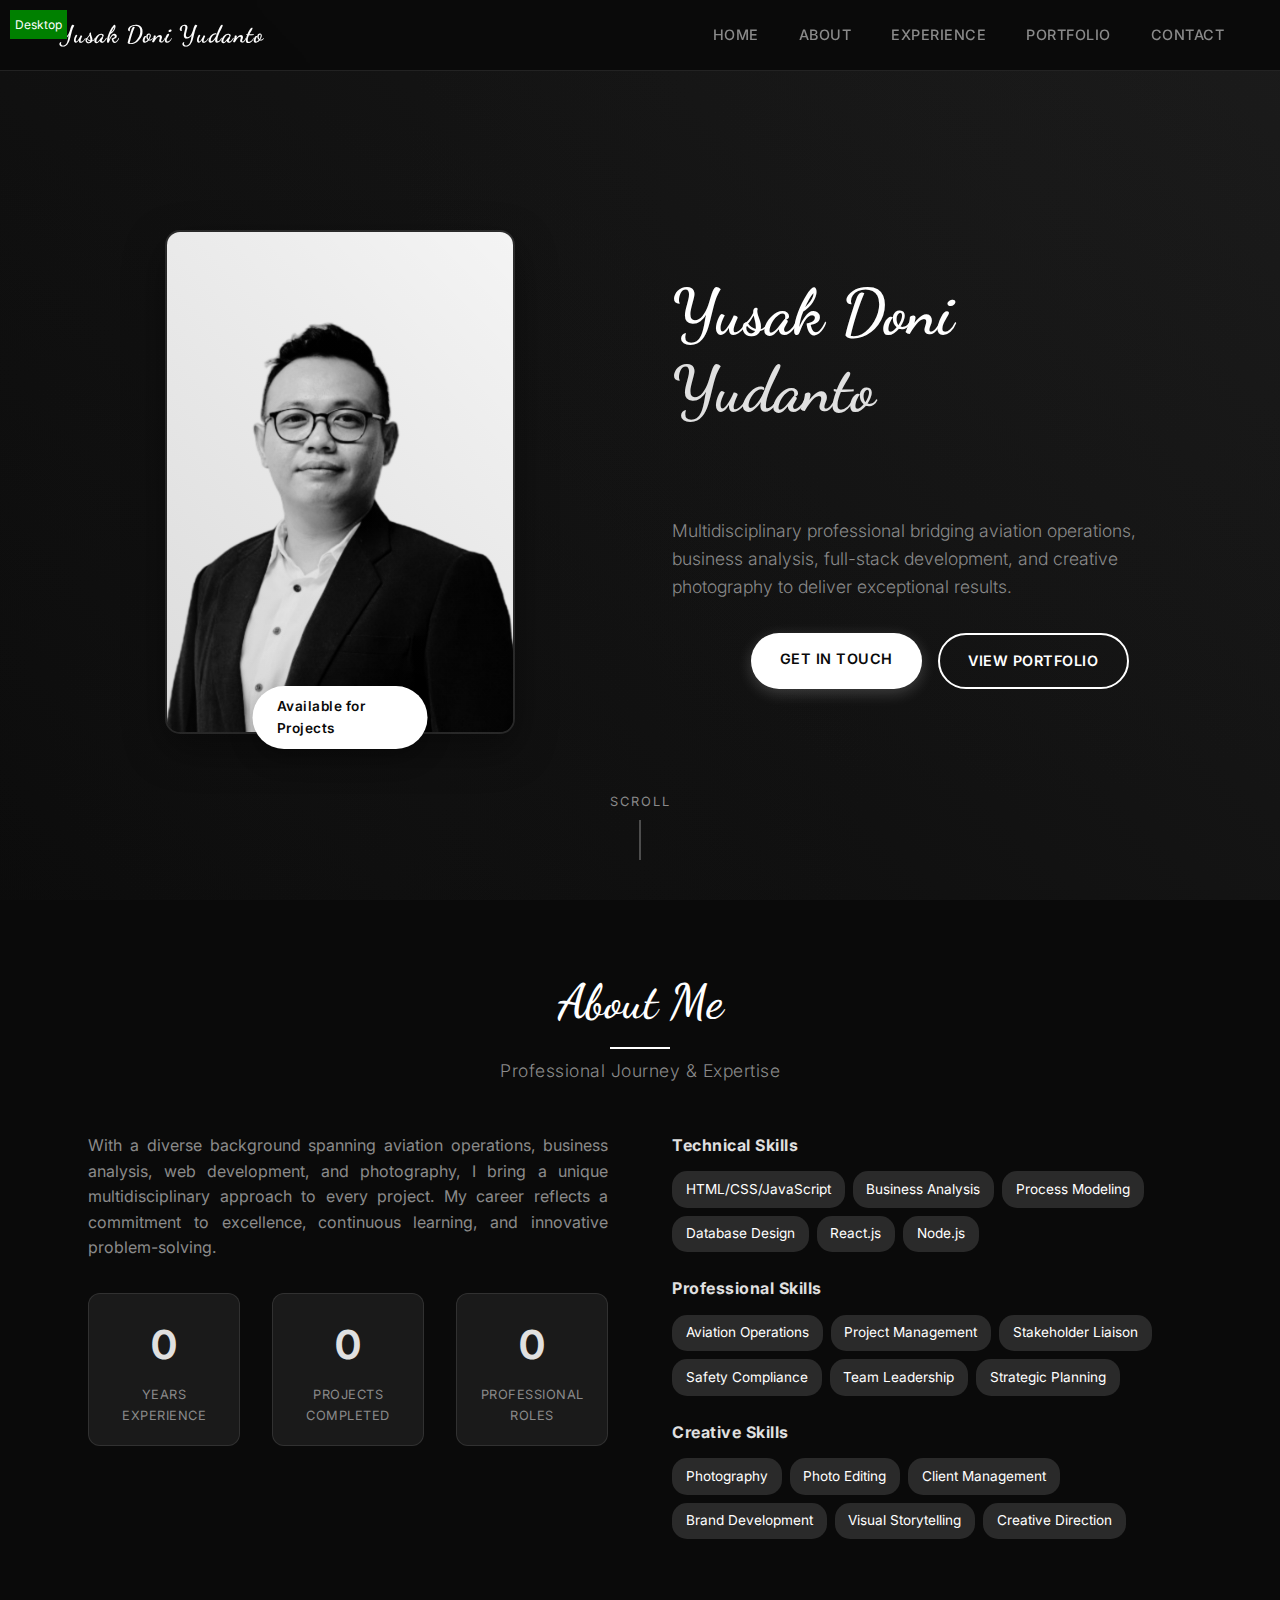
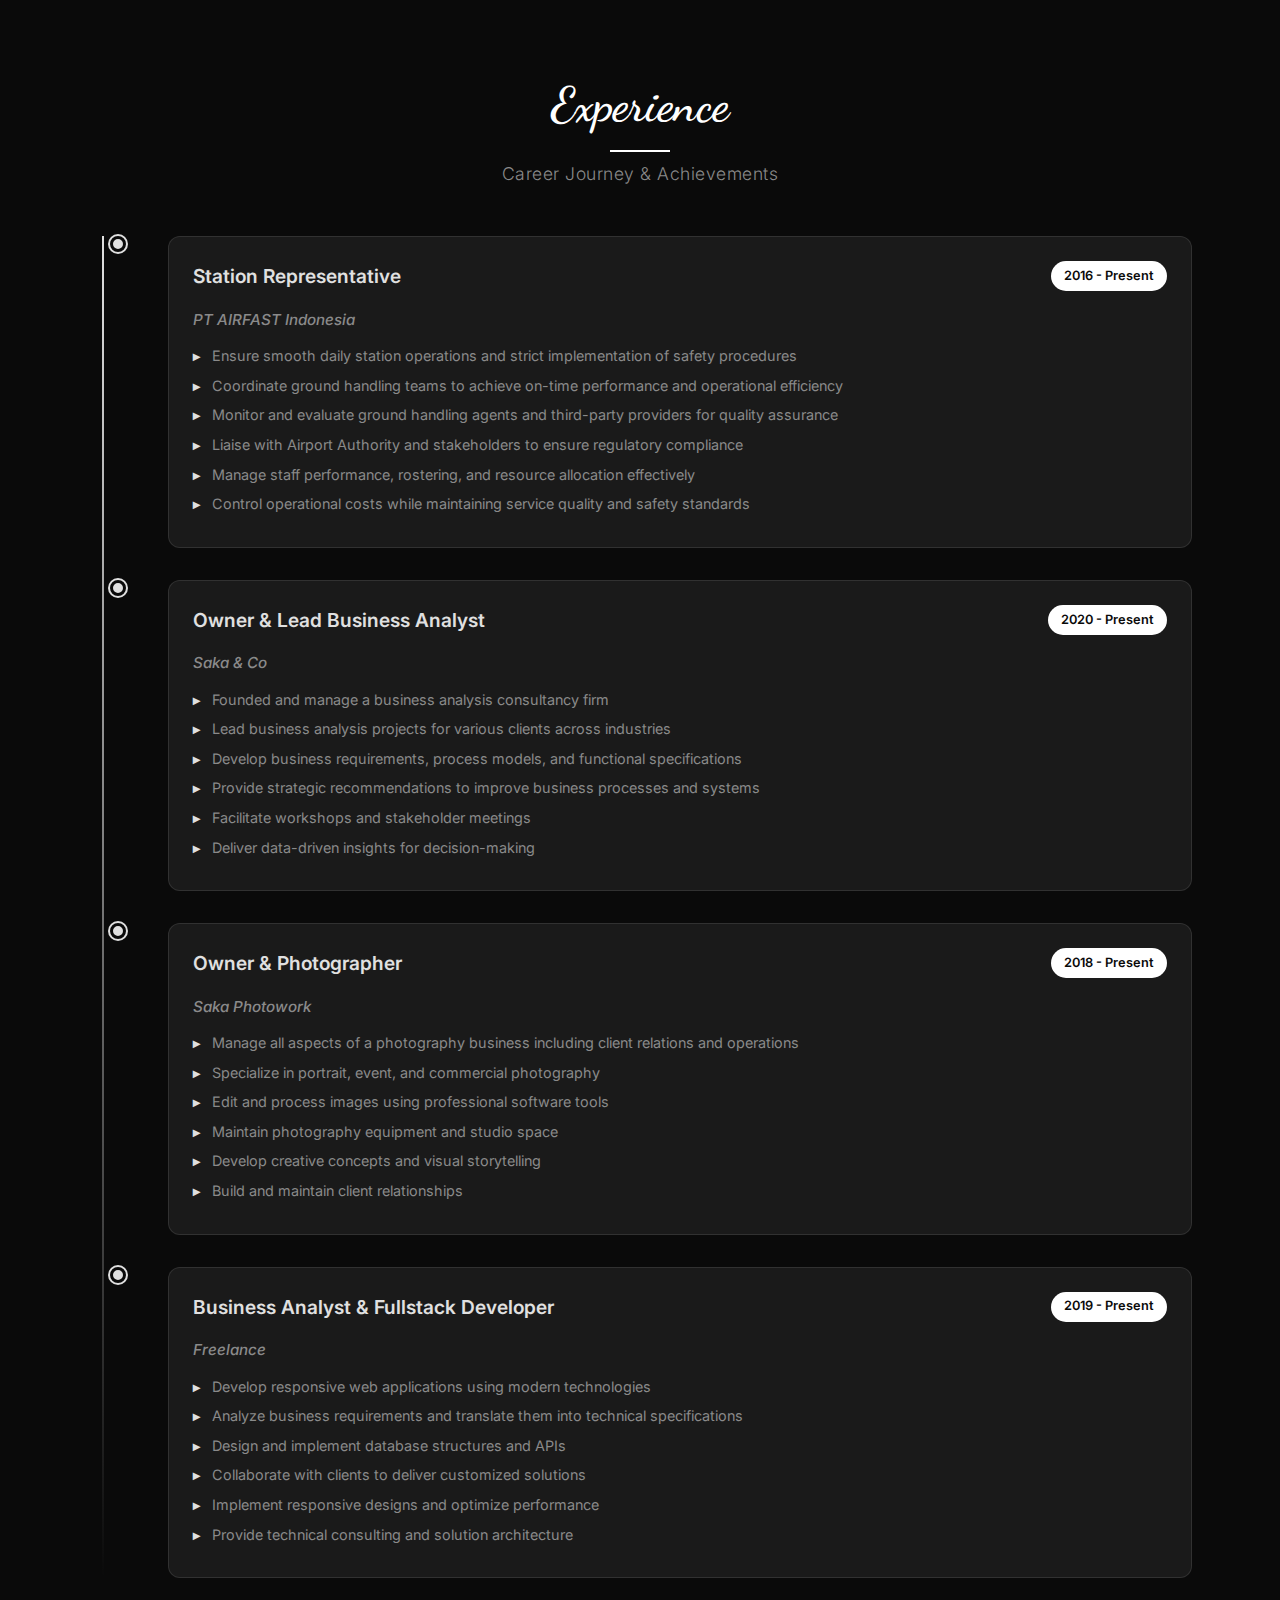
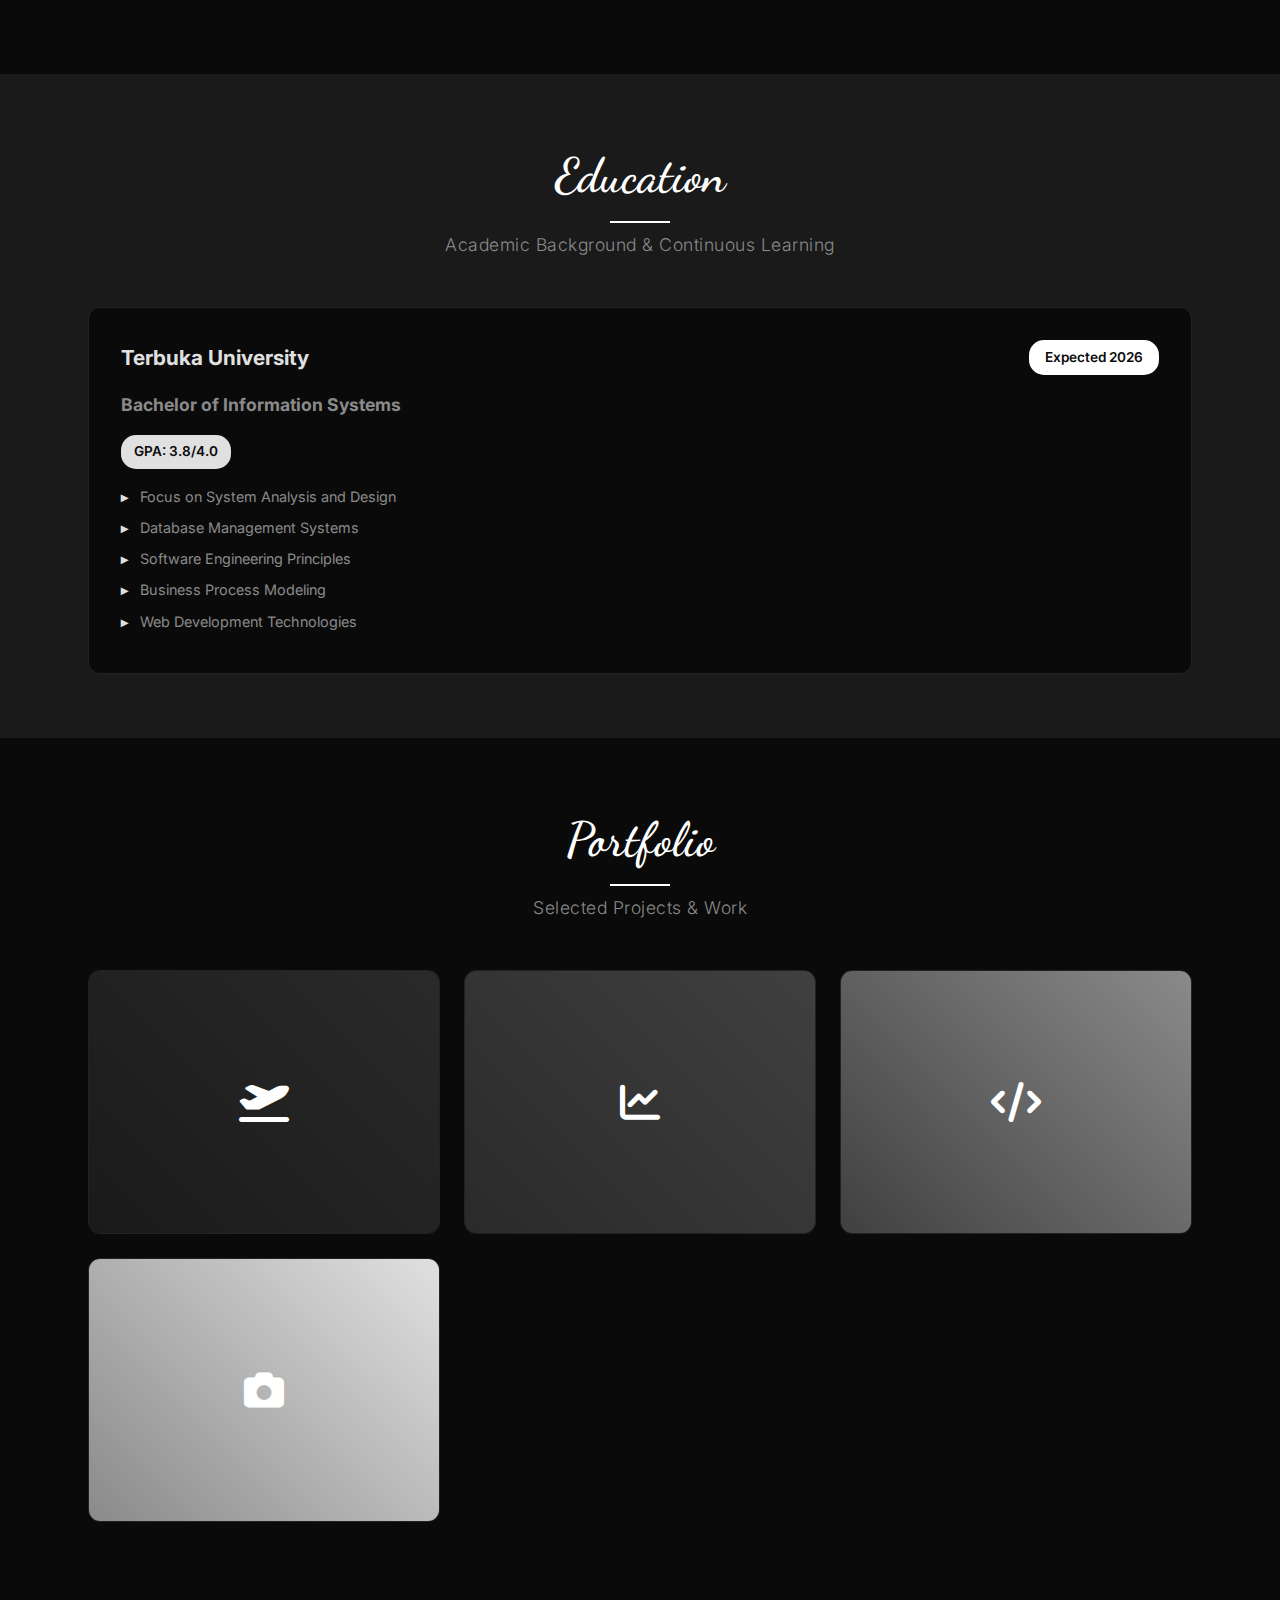
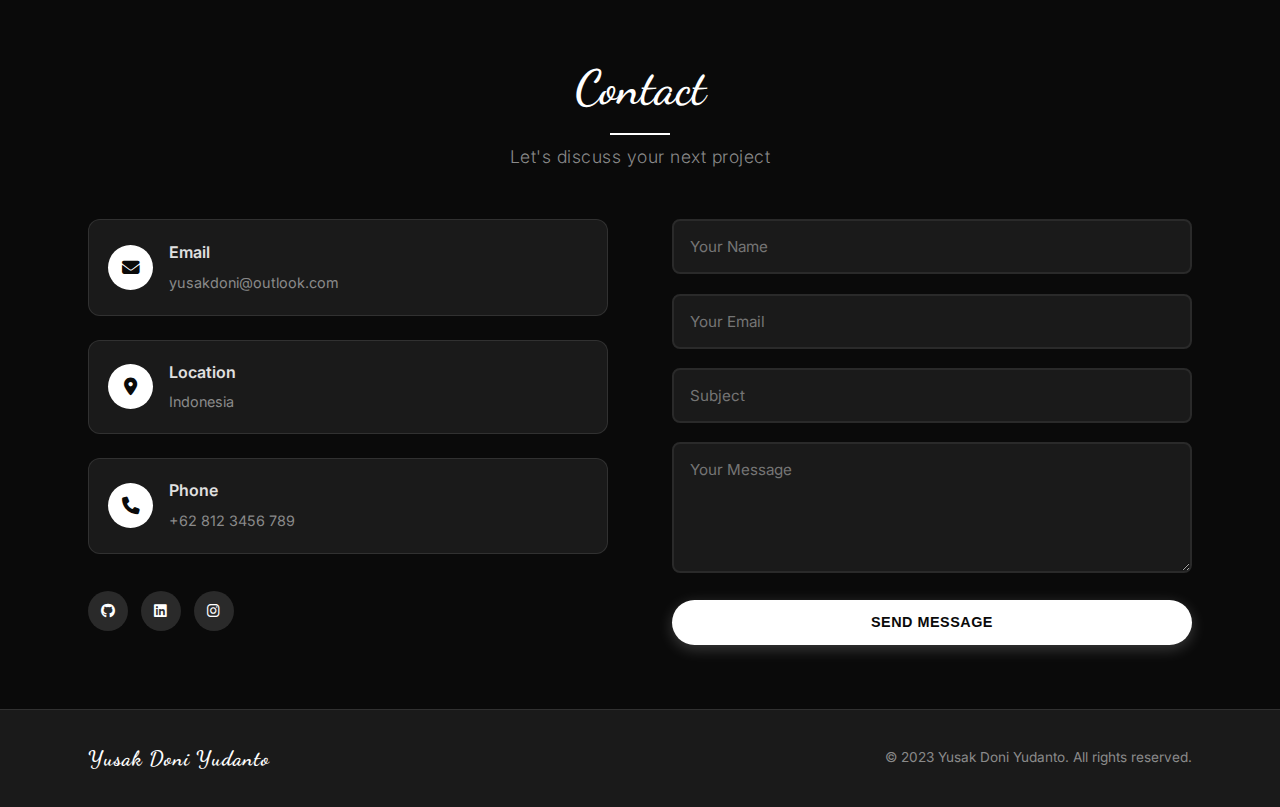
<file: index.html>
<!DOCTYPE html>
<html lang="en">
<head>
    <meta charset="UTF-8">
    <meta name="viewport" content="width=device-width, initial-scale=1.0">
    <title>Yusak Doni Yudanto | Professional Portfolio</title>
    <link rel="preconnect" href="https://fonts.googleapis.com">
    <link rel="preconnect" href="https://fonts.gstatic.com" crossorigin>
    <link href="https://fonts.googleapis.com/css2?family=Dancing+Script:wght@400;500;600;700&family=Inter:wght@300;400;500;600;700&display=swap" rel="stylesheet">
    <link rel="stylesheet" href="https://cdnjs.cloudflare.com/ajax/libs/font-awesome/6.4.0/css/all.min.css">
    <link rel="stylesheet" href="style.css">
</head>
<body>
    <!-- Navigation -->
    <nav class="navbar">
        <div class="nav-container">
            <div class="nav-logo">
                <span class="logo-text">Yusak Doni Yudanto</span>
            </div>
            <ul class="nav-menu">
                <li><a href="#home">Home</a></li>
                <li><a href="#about">About</a></li>
                <li><a href="#experience">Experience</a></li>
                <li><a href="#portfolio">Portfolio</a></li>
                <li><a href="#contact">Contact</a></li>
            </ul>
            <div class="nav-toggle">
                <span></span>
                <span></span>
                <span></span>
            </div>
        </div>
    </nav>

    <!-- Hero Section -->
    <section id="home" class="hero">
        <div class="hero-background">
            <div class="hero-pattern"></div>
        </div>
        <div class="container">
            <div class="hero-content">
                <div class="hero-text">
                    <h1 class="hero-title">
                        <span class="title-line script-text">Yusak Doni</span>
                        <span class="title-line script-text accent">Yudanto</span>
                    </h1>
                    <div class="hero-subtitle">
                        <span class="typing-text"></span>
                    </div>
                    <p class="hero-description">
                        Multidisciplinary professional bridging aviation operations, business analysis, 
                        full-stack development, and creative photography to deliver exceptional results.
                    </p>
                    <div class="hero-buttons">
                        <a href="#contact" class="btn btn-primary">Get In Touch</a>
                        <a href="#portfolio" class="btn btn-secondary">View Portfolio</a>
                    </div>
                </div>
                <div class="hero-visual">
                    <div class="profile-card">
                        <div class="profile-image">
                            <img src="foto1.png" alt="Yusak Doni Yudanto">
                            <div class="image-overlay"></div>
                        </div>
                        <div class="profile-badge">
                            <span>Available for Projects</span>
                        </div>
                    </div>
                </div>
            </div>
        </div>
        <div class="scroll-indicator">
            <span>Scroll</span>
            <div class="scroll-line"></div>
        </div>
    </section>

    <!-- About Section -->
    <section id="about" class="about">
        <div class="container">
            <div class="section-header">
                <h2 class="section-title script-title">About Me</h2>
                <p class="section-subtitle">Professional Journey & Expertise</p>
            </div>
            <div class="about-content">
                <div class="about-text">
                    <p>
                        With a diverse background spanning aviation operations, business analysis, 
                        web development, and photography, I bring a unique multidisciplinary approach 
                        to every project. My career reflects a commitment to excellence, continuous 
                        learning, and innovative problem-solving.
                    </p>
                    <div class="stats-grid">
                        <div class="stat-item">
                            <div class="stat-number" data-count="8">0</div>
                            <div class="stat-label">Years Experience</div>
                        </div>
                        <div class="stat-item">
                            <div class="stat-number" data-count="50">0</div>
                            <div class="stat-label">Projects Completed</div>
                        </div>
                        <div class="stat-item">
                            <div class="stat-number" data-count="4">0</div>
                            <div class="stat-label">Professional Roles</div>
                        </div>
                    </div>
                </div>
                <div class="skills-grid">
                    <div class="skill-category">
                        <h4>Technical Skills</h4>
                        <div class="skill-list">
                            <span class="skill-tag">HTML/CSS/JavaScript</span>
                            <span class="skill-tag">Business Analysis</span>
                            <span class="skill-tag">Process Modeling</span>
                            <span class="skill-tag">Database Design</span>
                            <span class="skill-tag">React.js</span>
                            <span class="skill-tag">Node.js</span>
                        </div>
                    </div>
                    <div class="skill-category">
                        <h4>Professional Skills</h4>
                        <div class="skill-list">
                            <span class="skill-tag">Aviation Operations</span>
                            <span class="skill-tag">Project Management</span>
                            <span class="skill-tag">Stakeholder Liaison</span>
                            <span class="skill-tag">Safety Compliance</span>
                            <span class="skill-tag">Team Leadership</span>
                            <span class="skill-tag">Strategic Planning</span>
                        </div>
                    </div>
                    <div class="skill-category">
                        <h4>Creative Skills</h4>
                        <div class="skill-list">
                            <span class="skill-tag">Photography</span>
                            <span class="skill-tag">Photo Editing</span>
                            <span class="skill-tag">Client Management</span>
                            <span class="skill-tag">Brand Development</span>
                            <span class="skill-tag">Visual Storytelling</span>
                            <span class="skill-tag">Creative Direction</span>
                        </div>
                    </div>
                </div>
            </div>
        </div>
    </section>

    <!-- Experience Section -->
    <section id="experience" class="experience">
        <div class="container">
            <div class="section-header">
                <h2 class="section-title script-title">Experience</h2>
                <p class="section-subtitle">Career Journey & Achievements</p>
            </div>
            <div class="timeline">
                <div class="timeline-item">
                    <div class="timeline-marker"></div>
                    <div class="timeline-content">
                        <div class="timeline-header">
                            <h3>Station Representative</h3>
                            <span class="timeline-date">2016 - Present</span>
                        </div>
                        <h4>PT AIRFAST Indonesia</h4>
                        <ul>
                            <li>Ensure smooth daily station operations and strict implementation of safety procedures</li>
                            <li>Coordinate ground handling teams to achieve on-time performance and operational efficiency</li>
                            <li>Monitor and evaluate ground handling agents and third-party providers for quality assurance</li>
                            <li>Liaise with Airport Authority and stakeholders to ensure regulatory compliance</li>
                            <li>Manage staff performance, rostering, and resource allocation effectively</li>
                            <li>Control operational costs while maintaining service quality and safety standards</li>
                        </ul>
                    </div>
                </div>
                <div class="timeline-item">
                    <div class="timeline-marker"></div>
                    <div class="timeline-content">
                        <div class="timeline-header">
                            <h3>Owner & Lead Business Analyst</h3>
                            <span class="timeline-date">2020 - Present</span>
                        </div>
                        <h4>Saka & Co</h4>
                        <ul>
                            <li>Founded and manage a business analysis consultancy firm</li>
                            <li>Lead business analysis projects for various clients across industries</li>
                            <li>Develop business requirements, process models, and functional specifications</li>
                            <li>Provide strategic recommendations to improve business processes and systems</li>
                            <li>Facilitate workshops and stakeholder meetings</li>
                            <li>Deliver data-driven insights for decision-making</li>
                        </ul>
                    </div>
                </div>
                <div class="timeline-item">
                    <div class="timeline-marker"></div>
                    <div class="timeline-content">
                        <div class="timeline-header">
                            <h3>Owner & Photographer</h3>
                            <span class="timeline-date">2018 - Present</span>
                        </div>
                        <h4>Saka Photowork</h4>
                        <ul>
                            <li>Manage all aspects of a photography business including client relations and operations</li>
                            <li>Specialize in portrait, event, and commercial photography</li>
                            <li>Edit and process images using professional software tools</li>
                            <li>Maintain photography equipment and studio space</li>
                            <li>Develop creative concepts and visual storytelling</li>
                            <li>Build and maintain client relationships</li>
                        </ul>
                    </div>
                </div>
                <div class="timeline-item">
                    <div class="timeline-marker"></div>
                    <div class="timeline-content">
                        <div class="timeline-header">
                            <h3>Business Analyst & Fullstack Developer</h3>
                            <span class="timeline-date">2019 - Present</span>
                        </div>
                        <h4>Freelance</h4>
                        <ul>
                            <li>Develop responsive web applications using modern technologies</li>
                            <li>Analyze business requirements and translate them into technical specifications</li>
                            <li>Design and implement database structures and APIs</li>
                            <li>Collaborate with clients to deliver customized solutions</li>
                            <li>Implement responsive designs and optimize performance</li>
                            <li>Provide technical consulting and solution architecture</li>
                        </ul>
                    </div>
                </div>
            </div>
        </div>
    </section>

    <!-- Education Section -->
    <section id="education" class="education">
        <div class="container">
            <div class="section-header">
                <h2 class="section-title script-title">Education</h2>
                <p class="section-subtitle">Academic Background & Continuous Learning</p>
            </div>
            <div class="education-content">
                <div class="education-item">
                    <div class="education-header">
                        <h3>Terbuka University</h3>
                        <span class="education-date">Expected 2026</span>
                    </div>
                    <h4>Bachelor of Information Systems</h4>
                    <div class="education-details">
                        <div class="gpa-badge">
                            <span>GPA: 3.8/4.0</span>
                        </div>
                        <ul>
                            <li>Focus on System Analysis and Design</li>
                            <li>Database Management Systems</li>
                            <li>Software Engineering Principles</li>
                            <li>Business Process Modeling</li>
                            <li>Web Development Technologies</li>
                        </ul>
                    </div>
                </div>
            </div>
        </div>
    </section>

    <!-- Portfolio Section -->
    <section id="portfolio" class="portfolio">
        <div class="container">
            <div class="section-header">
                <h2 class="section-title script-title">Portfolio</h2>
                <p class="section-subtitle">Selected Projects & Work</p>
            </div>
            <div class="portfolio-grid">
                <div class="portfolio-item">
                    <div class="portfolio-image">
                        <div class="image-placeholder aviation">
                            <i class="fas fa-plane-departure"></i>
                        </div>
                        <div class="portfolio-overlay">
                            <h3>Aviation Operations</h3>
                            <p>Station Management & Safety Compliance</p>
                            <a href="portfolio-aviation.html" class="portfolio-link">View Details</a>
                        </div>
                    </div>
                </div>
                <div class="portfolio-item">
                    <div class="portfolio-image">
                        <div class="image-placeholder business">
                            <i class="fas fa-chart-line"></i>
                        </div>
                        <div class="portfolio-overlay">
                            <h3>Business Analysis</h3>
                            <p>Process Optimization & Strategy</p>
                            <a href="portfolio-business.html" class="portfolio-link">View Details</a>
                        </div>
                    </div>
                </div>
                <div class="portfolio-item">
                    <div class="portfolio-image">
                        <div class="image-placeholder development">
                            <i class="fas fa-code"></i>
                        </div>
                        <div class="portfolio-overlay">
                            <h3>Web Development</h3>
                            <p>Fullstack Applications</p>
                            <a href="portfolio-development.html" class="portfolio-link">View Details</a>
                        </div>
                    </div>
                </div>
                <div class="portfolio-item">
                    <div class="portfolio-image">
                        <div class="image-placeholder photography">
                            <i class="fas fa-camera"></i>
                        </div>
                        <div class="portfolio-overlay">
                            <h3>Photography</h3>
                            <p>Portrait & Commercial Work</p>
                            <a href="portfolio-photography.html" class="portfolio-link">View Details</a>
                        </div>
                    </div>
                </div>
            </div>
        </div>
    </section>

    <!-- Contact Section -->
    <section id="contact" class="contact">
        <div class="container">
            <div class="section-header">
                <h2 class="section-title script-title">Contact</h2>
                <p class="section-subtitle">Let's discuss your next project</p>
            </div>
            <div class="contact-content">
                <div class="contact-info">
                    <div class="contact-item">
                        <div class="contact-icon">
                            <i class="fas fa-envelope"></i>
                        </div>
                        <div class="contact-details">
                            <h4>Email</h4>
                            <a href="mailto:yusakdoni@outlook.com">yusakdoni@outlook.com</a>
                        </div>
                    </div>
                    <div class="contact-item">
                        <div class="contact-icon">
                            <i class="fas fa-map-marker-alt"></i>
                        </div>
                        <div class="contact-details">
                            <h4>Location</h4>
                            <p>Indonesia</p>
                        </div>
                    </div>
                    <div class="contact-item">
                        <div class="contact-icon">
                            <i class="fas fa-phone"></i>
                        </div>
                        <div class="contact-details">
                            <h4>Phone</h4>
                            <a href="tel:+628123456789">+62 812 3456 789</a>
                        </div>
                    </div>
                    <div class="social-links">
                        <a href="https://github.com/yusakdoni" class="social-link" target="_blank">
                            <i class="fab fa-github"></i>
                        </a>
                        <a href="https://www.linkedin.com/in/yusak-doni-yudanto/" class="social-link" target="_blank">
                            <i class="fab fa-linkedin"></i>
                        </a>
                        <a href="https://instagram.com/yusakdoni" class="social-link" target="_blank">
                            <i class="fab fa-instagram"></i>
                        </a>
                    </div>
                </div>
                <form class="contact-form" id="contactForm">
                    <div class="form-group">
                        <input type="text" placeholder="Your Name" required id="name">
                    </div>
                    <div class="form-group">
                        <input type="email" placeholder="Your Email" required id="email">
                    </div>
                    <div class="form-group">
                        <input type="text" placeholder="Subject" required id="subject">
                    </div>
                    <div class="form-group">
                        <textarea placeholder="Your Message" rows="5" required id="message"></textarea>
                    </div>
                    <button type="submit" class="btn btn-primary">Send Message</button>
                </form>
            </div>
        </div>
    </section>

    <!-- Footer -->
    <footer class="footer">
        <div class="container">
            <div class="footer-content">
                <div class="footer-logo">
                    <span class="logo-text">Yusak Doni Yudanto</span>
                </div>
                <p class="footer-text">
                    &copy; 2023 Yusak Doni Yudanto. All rights reserved.
                </p>
            </div>
        </div>
    </footer>

    <script src="script.js"></script>
</body>
</html>
</file>
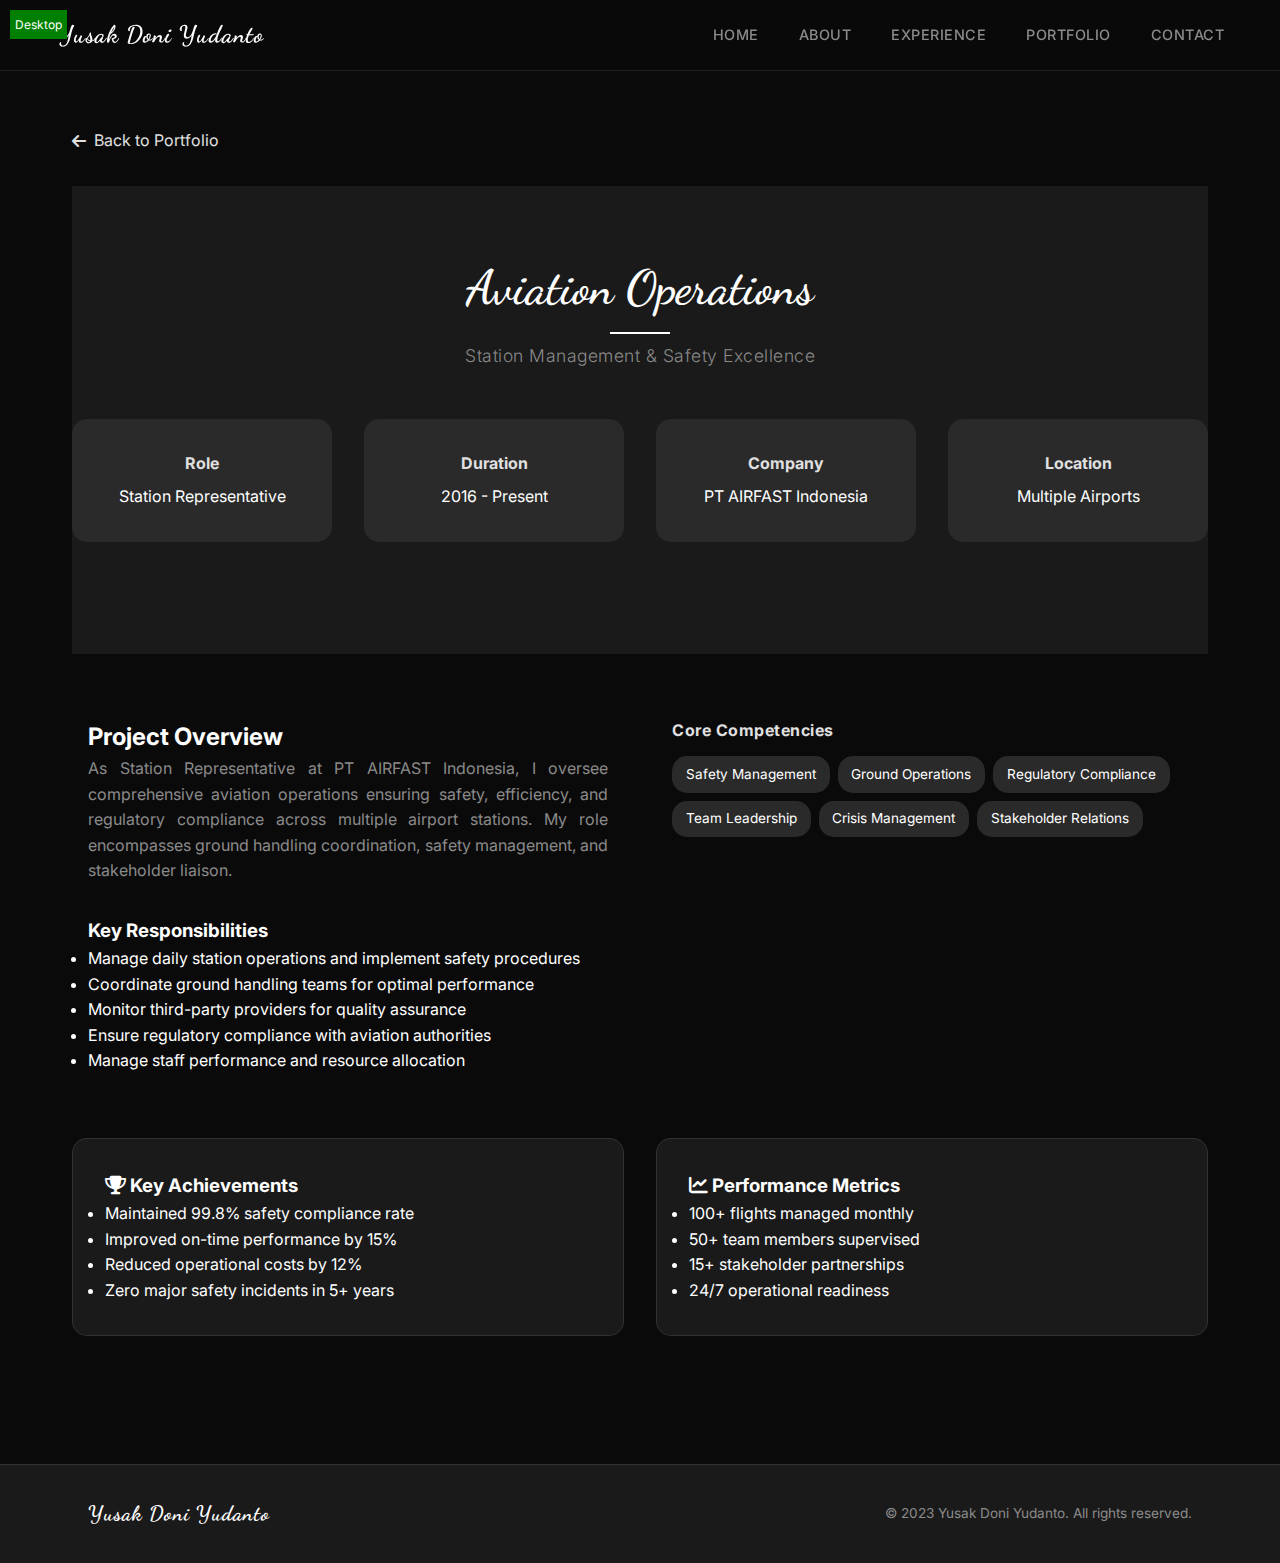
<file: portfolio-aviation.html>
<!DOCTYPE html>
<html lang="en">
<head>
    <meta charset="UTF-8">
    <meta name="viewport" content="width=device-width, initial-scale=1.0">
    <title>Aviation Operations - Yusak Doni Yudanto</title>
    <link rel="preconnect" href="https://fonts.googleapis.com">
    <link rel="preconnect" href="https://fonts.gstatic.com" crossorigin>
    <link href="https://fonts.googleapis.com/css2?family=Dancing+Script:wght@400;500;600;700&family=Inter:wght@300;400;500;600;700&display=swap" rel="stylesheet">
    <link rel="stylesheet" href="https://cdnjs.cloudflare.com/ajax/libs/font-awesome/6.4.0/css/all.min.css">
    <link rel="stylesheet" href="style.css">
    <style>
        .portfolio-detail {
            padding: 8rem 0 4rem;
        }
        
        .portfolio-hero {
            background: var(--dark-gray);
            padding: 4rem 0;
            margin-bottom: 4rem;
        }
        
        .portfolio-meta {
            display: grid;
            grid-template-columns: repeat(auto-fit, minmax(250px, 1fr));
            gap: 2rem;
            margin: 3rem 0;
        }
        
        .meta-item {
            text-align: center;
            padding: 2rem;
            background: var(--gray);
            border-radius: 15px;
        }
        
        .meta-item h4 {
            color: var(--accent);
            margin-bottom: 0.5rem;
        }
        
        .achievements-grid {
            display: grid;
            grid-template-columns: repeat(auto-fit, minmax(300px, 1fr));
            gap: 2rem;
            margin: 4rem 0;
        }
        
        .achievement-card {
            background: var(--dark-gray);
            padding: 2rem;
            border-radius: 15px;
            border: 1px solid rgba(255,255,255,0.1);
        }
        
        .back-button {
            display: inline-flex;
            align-items: center;
            gap: 0.5rem;
            color: var(--accent);
            text-decoration: none;
            margin-bottom: 2rem;
            transition: var(--transition);
        }
        
        .back-button:hover {
            transform: translateX(-5px);
        }
    </style>
</head>
<body>
    <nav class="navbar">
        <div class="nav-container">
            <div class="nav-logo">
                <a href="index.html" style="text-decoration: none;">
                    <span class="logo-text">Yusak Doni Yudanto</span>
                </a>
            </div>
            <ul class="nav-menu">
                <li><a href="index.html">Home</a></li>
                <li><a href="index.html#about">About</a></li>
                <li><a href="index.html#experience">Experience</a></li>
                <li><a href="index.html#portfolio">Portfolio</a></li>
                <li><a href="index.html#contact">Contact</a></li>
            </ul>
            <div class="nav-toggle">
                <span></span>
                <span></span>
                <span></span>
            </div>
        </div>
    </nav>

    <section class="portfolio-detail">
        <div class="container">
            <a href="index.html#portfolio" class="back-button">
                <i class="fas fa-arrow-left"></i>
                Back to Portfolio
            </a>
            
            <div class="portfolio-hero">
                <div class="section-header">
                    <h1 class="section-title script-title">Aviation Operations</h1>
                    <p class="section-subtitle">Station Management & Safety Excellence</p>
                </div>
                
                <div class="portfolio-meta">
                    <div class="meta-item">
                        <h4>Role</h4>
                        <p>Station Representative</p>
                    </div>
                    <div class="meta-item">
                        <h4>Duration</h4>
                        <p>2016 - Present</p>
                    </div>
                    <div class="meta-item">
                        <h4>Company</h4>
                        <p>PT AIRFAST Indonesia</p>
                    </div>
                    <div class="meta-item">
                        <h4>Location</h4>
                        <p>Multiple Airports</p>
                    </div>
                </div>
            </div>

            <div class="about-content">
                <div class="about-text">
                    <h2>Project Overview</h2>
                    <p>
                        As Station Representative at PT AIRFAST Indonesia, I oversee comprehensive aviation operations 
                        ensuring safety, efficiency, and regulatory compliance across multiple airport stations. My role 
                        encompasses ground handling coordination, safety management, and stakeholder liaison.
                    </p>
                    
                    <h3>Key Responsibilities</h3>
                    <ul>
                        <li>Manage daily station operations and implement safety procedures</li>
                        <li>Coordinate ground handling teams for optimal performance</li>
                        <li>Monitor third-party providers for quality assurance</li>
                        <li>Ensure regulatory compliance with aviation authorities</li>
                        <li>Manage staff performance and resource allocation</li>
                    </ul>
                </div>
                
                <div class="skills-grid">
                    <div class="skill-category">
                        <h4>Core Competencies</h4>
                        <div class="skill-list">
                            <span class="skill-tag">Safety Management</span>
                            <span class="skill-tag">Ground Operations</span>
                            <span class="skill-tag">Regulatory Compliance</span>
                            <span class="skill-tag">Team Leadership</span>
                            <span class="skill-tag">Crisis Management</span>
                            <span class="skill-tag">Stakeholder Relations</span>
                        </div>
                    </div>
                </div>
            </div>

            <div class="achievements-grid">
                <div class="achievement-card">
                    <h3><i class="fas fa-trophy"></i> Key Achievements</h3>
                    <ul>
                        <li>Maintained 99.8% safety compliance rate</li>
                        <li>Improved on-time performance by 15%</li>
                        <li>Reduced operational costs by 12%</li>
                        <li>Zero major safety incidents in 5+ years</li>
                    </ul>
                </div>
                
                <div class="achievement-card">
                    <h3><i class="fas fa-chart-line"></i> Performance Metrics</h3>
                    <ul>
                        <li>100+ flights managed monthly</li>
                        <li>50+ team members supervised</li>
                        <li>15+ stakeholder partnerships</li>
                        <li>24/7 operational readiness</li>
                    </ul>
                </div>
            </div>
        </div>
    </section>

    <footer class="footer">
        <div class="container">
            <div class="footer-content">
                <div class="footer-logo">
                    <span class="logo-text">Yusak Doni Yudanto</span>
                </div>
                <p class="footer-text">
                    &copy; 2023 Yusak Doni Yudanto. All rights reserved.
                </p>
            </div>
        </div>
    </footer>

    <script src="script.js"></script>
</body>
</html>
</file>
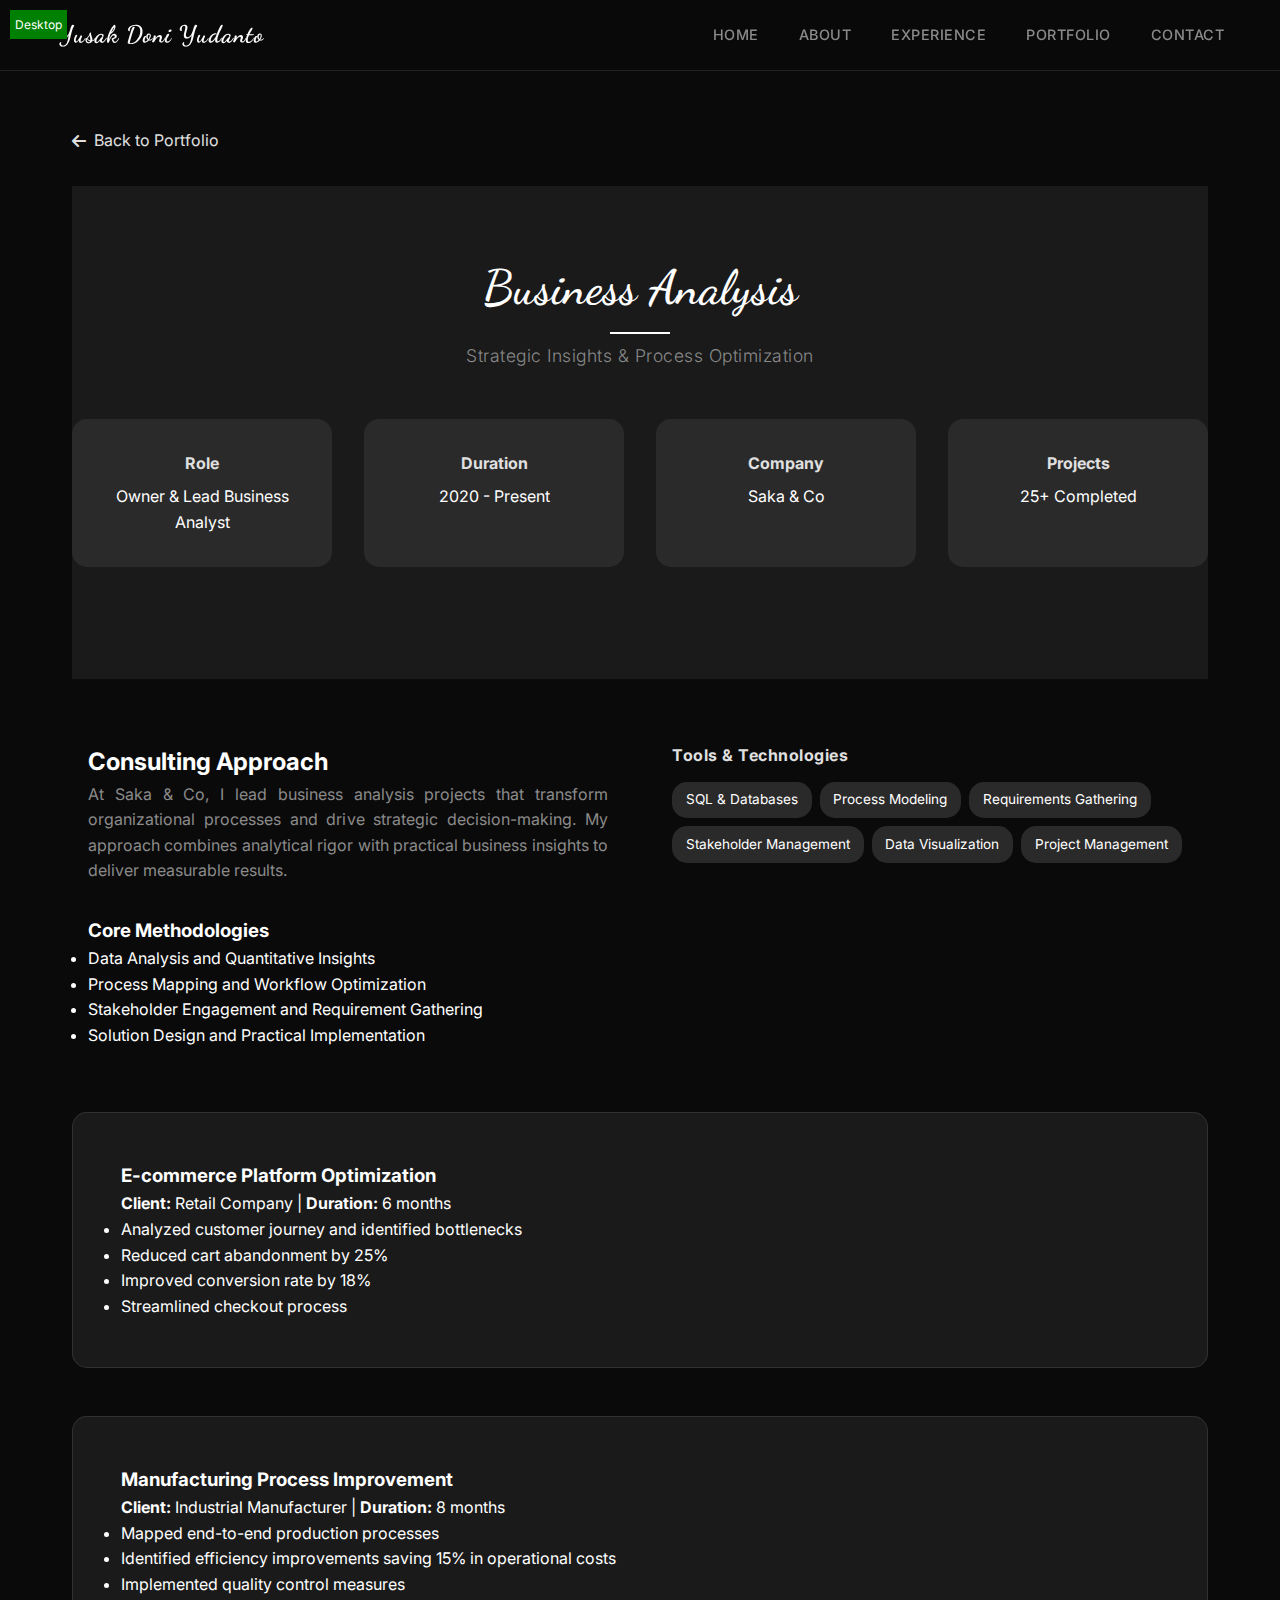
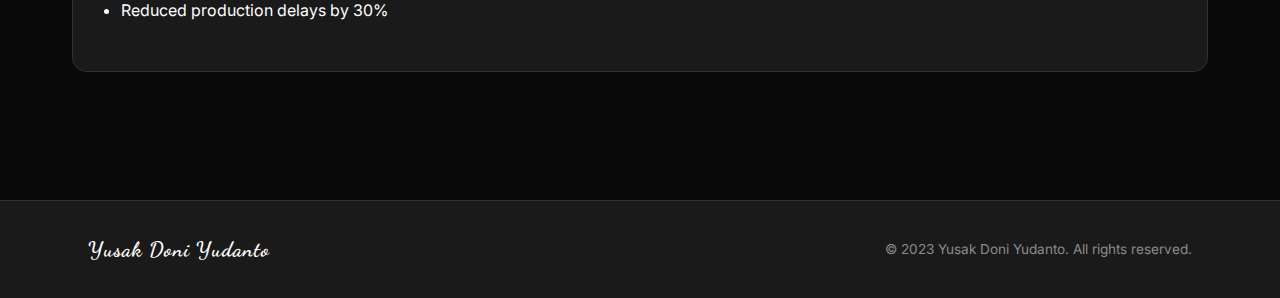
<file: portfolio-business.html>
<!DOCTYPE html>
<html lang="en">
<head>
    <meta charset="UTF-8">
    <meta name="viewport" content="width=device-width, initial-scale=1.0">
    <title>Business Analysis - Yusak Doni Yudanto</title>
    <link rel="preconnect" href="https://fonts.googleapis.com">
    <link rel="preconnect" href="https://fonts.gstatic.com" crossorigin>
    <link href="https://fonts.googleapis.com/css2?family=Dancing+Script:wght@400;500;600;700&family=Inter:wght@300;400;500;600;700&display=swap" rel="stylesheet">
    <link rel="stylesheet" href="https://cdnjs.cloudflare.com/ajax/libs/font-awesome/6.4.0/css/all.min.css">
    <link rel="stylesheet" href="style.css">
    <style>
        .portfolio-detail {
            padding: 8rem 0 4rem;
        }
        
        .portfolio-hero {
            background: var(--dark-gray);
            padding: 4rem 0;
            margin-bottom: 4rem;
        }
        
        .portfolio-meta {
            display: grid;
            grid-template-columns: repeat(auto-fit, minmax(250px, 1fr));
            gap: 2rem;
            margin: 3rem 0;
        }
        
        .meta-item {
            text-align: center;
            padding: 2rem;
            background: var(--gray);
            border-radius: 15px;
        }
        
        .meta-item h4 {
            color: var(--accent);
            margin-bottom: 0.5rem;
        }
        
        .case-studies {
            display: grid;
            gap: 3rem;
            margin: 4rem 0;
        }
        
        .case-study {
            background: var(--dark-gray);
            padding: 3rem;
            border-radius: 15px;
            border: 1px solid rgba(255,255,255,0.1);
        }
        
        .back-button {
            display: inline-flex;
            align-items: center;
            gap: 0.5rem;
            color: var(--accent);
            text-decoration: none;
            margin-bottom: 2rem;
            transition: var(--transition);
        }
        
        .back-button:hover {
            transform: translateX(-5px);
        }
    </style>
</head>
<body>
    <nav class="navbar">
        <div class="nav-container">
            <div class="nav-logo">
                <a href="index.html" style="text-decoration: none;">
                    <span class="logo-text">Yusak Doni Yudanto</span>
                </a>
            </div>
            <ul class="nav-menu">
                <li><a href="index.html">Home</a></li>
                <li><a href="index.html#about">About</a></li>
                <li><a href="index.html#experience">Experience</a></li>
                <li><a href="index.html#portfolio">Portfolio</a></li>
                <li><a href="index.html#contact">Contact</a></li>
            </ul>
            <div class="nav-toggle">
                <span></span>
                <span></span>
                <span></span>
            </div>
        </div>
    </nav>

    <section class="portfolio-detail">
        <div class="container">
            <a href="index.html#portfolio" class="back-button">
                <i class="fas fa-arrow-left"></i>
                Back to Portfolio
            </a>
            
            <div class="portfolio-hero">
                <div class="section-header">
                    <h1 class="section-title script-title">Business Analysis</h1>
                    <p class="section-subtitle">Strategic Insights & Process Optimization</p>
                </div>
                
                <div class="portfolio-meta">
                    <div class="meta-item">
                        <h4>Role</h4>
                        <p>Owner & Lead Business Analyst</p>
                    </div>
                    <div class="meta-item">
                        <h4>Duration</h4>
                        <p>2020 - Present</p>
                    </div>
                    <div class="meta-item">
                        <h4>Company</h4>
                        <p>Saka & Co</p>
                    </div>
                    <div class="meta-item">
                        <h4>Projects</h4>
                        <p>25+ Completed</p>
                    </div>
                </div>
            </div>

            <div class="about-content">
                <div class="about-text">
                    <h2>Consulting Approach</h2>
                    <p>
                        At Saka & Co, I lead business analysis projects that transform organizational processes 
                        and drive strategic decision-making. My approach combines analytical rigor with practical 
                        business insights to deliver measurable results.
                    </p>
                    
                    <h3>Core Methodologies</h3>
                    <ul>
                        <li>Data Analysis and Quantitative Insights</li>
                        <li>Process Mapping and Workflow Optimization</li>
                        <li>Stakeholder Engagement and Requirement Gathering</li>
                        <li>Solution Design and Practical Implementation</li>
                    </ul>
                </div>
                
                <div class="skills-grid">
                    <div class="skill-category">
                        <h4>Tools & Technologies</h4>
                        <div class="skill-list">
                            <span class="skill-tag">SQL & Databases</span>
                            <span class="skill-tag">Process Modeling</span>
                            <span class="skill-tag">Requirements Gathering</span>
                            <span class="skill-tag">Stakeholder Management</span>
                            <span class="skill-tag">Data Visualization</span>
                            <span class="skill-tag">Project Management</span>
                        </div>
                    </div>
                </div>
            </div>

            <div class="case-studies">
                <div class="case-study">
                    <h3>E-commerce Platform Optimization</h3>
                    <p><strong>Client:</strong> Retail Company | <strong>Duration:</strong> 6 months</p>
                    <ul>
                        <li>Analyzed customer journey and identified bottlenecks</li>
                        <li>Reduced cart abandonment by 25%</li>
                        <li>Improved conversion rate by 18%</li>
                        <li>Streamlined checkout process</li>
                    </ul>
                </div>
                
                <div class="case-study">
                    <h3>Manufacturing Process Improvement</h3>
                    <p><strong>Client:</strong> Industrial Manufacturer | <strong>Duration:</strong> 8 months</p>
                    <ul>
                        <li>Mapped end-to-end production processes</li>
                        <li>Identified efficiency improvements saving 15% in operational costs</li>
                        <li>Implemented quality control measures</li>
                        <li>Reduced production delays by 30%</li>
                    </ul>
                </div>
            </div>
        </div>
    </section>

    <footer class="footer">
        <div class="container">
            <div class="footer-content">
                <div class="footer-logo">
                    <span class="logo-text">Yusak Doni Yudanto</span>
                </div>
                <p class="footer-text">
                    &copy; 2023 Yusak Doni Yudanto. All rights reserved.
                </p>
            </div>
        </div>
    </footer>

    <script src="script.js"></script>
</body>
</html>
</file>
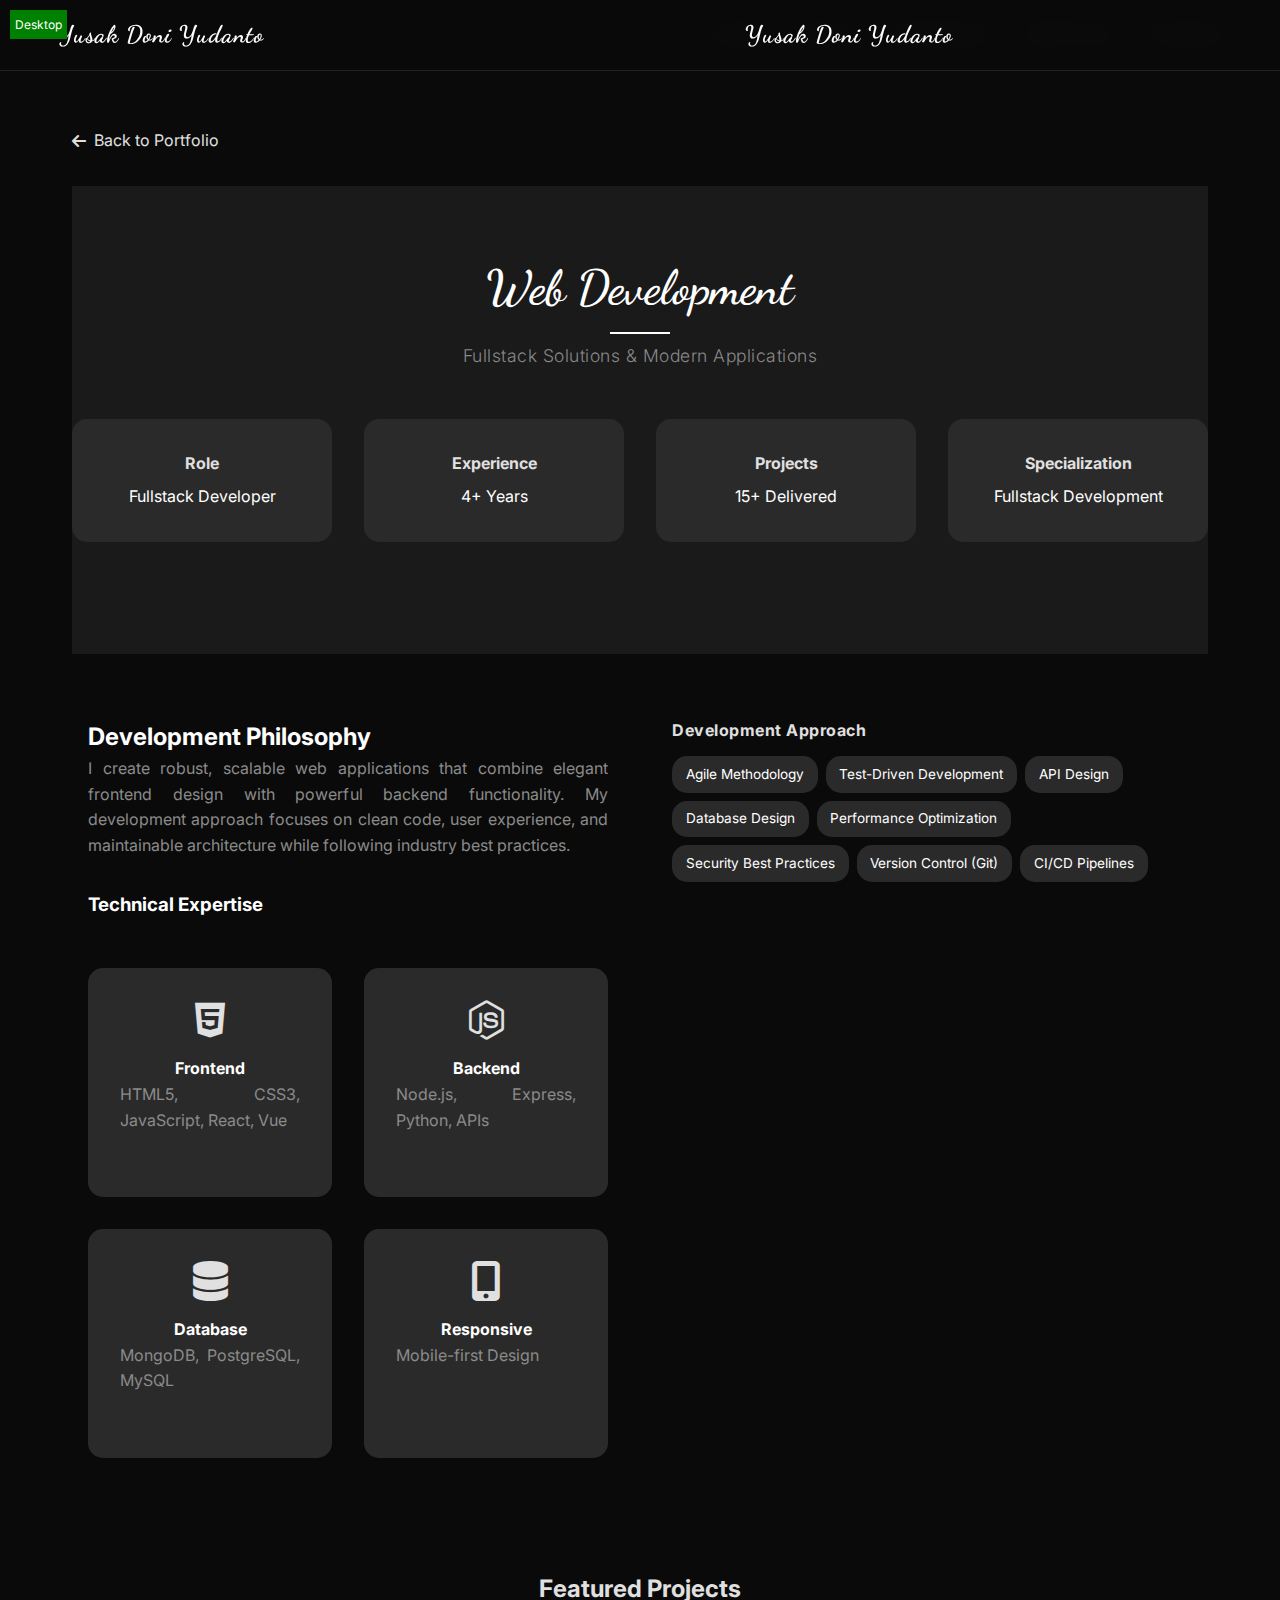
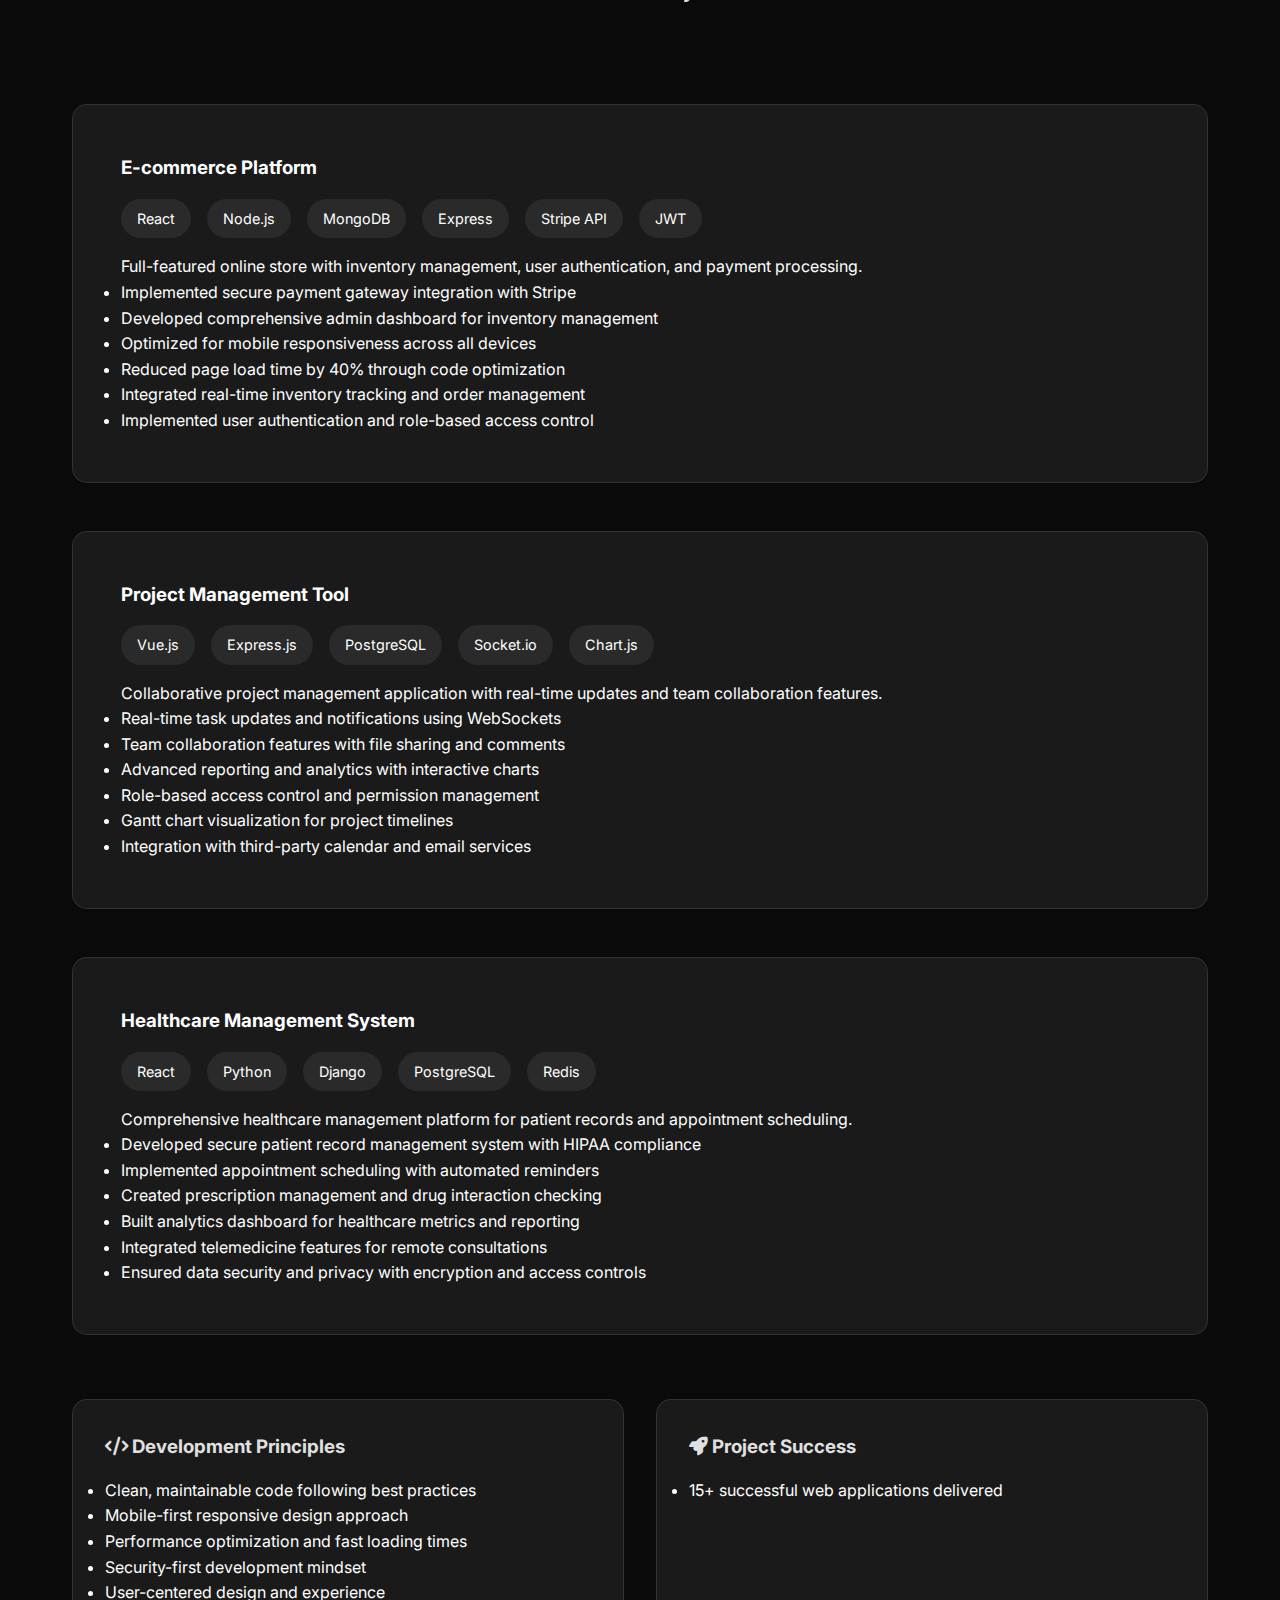
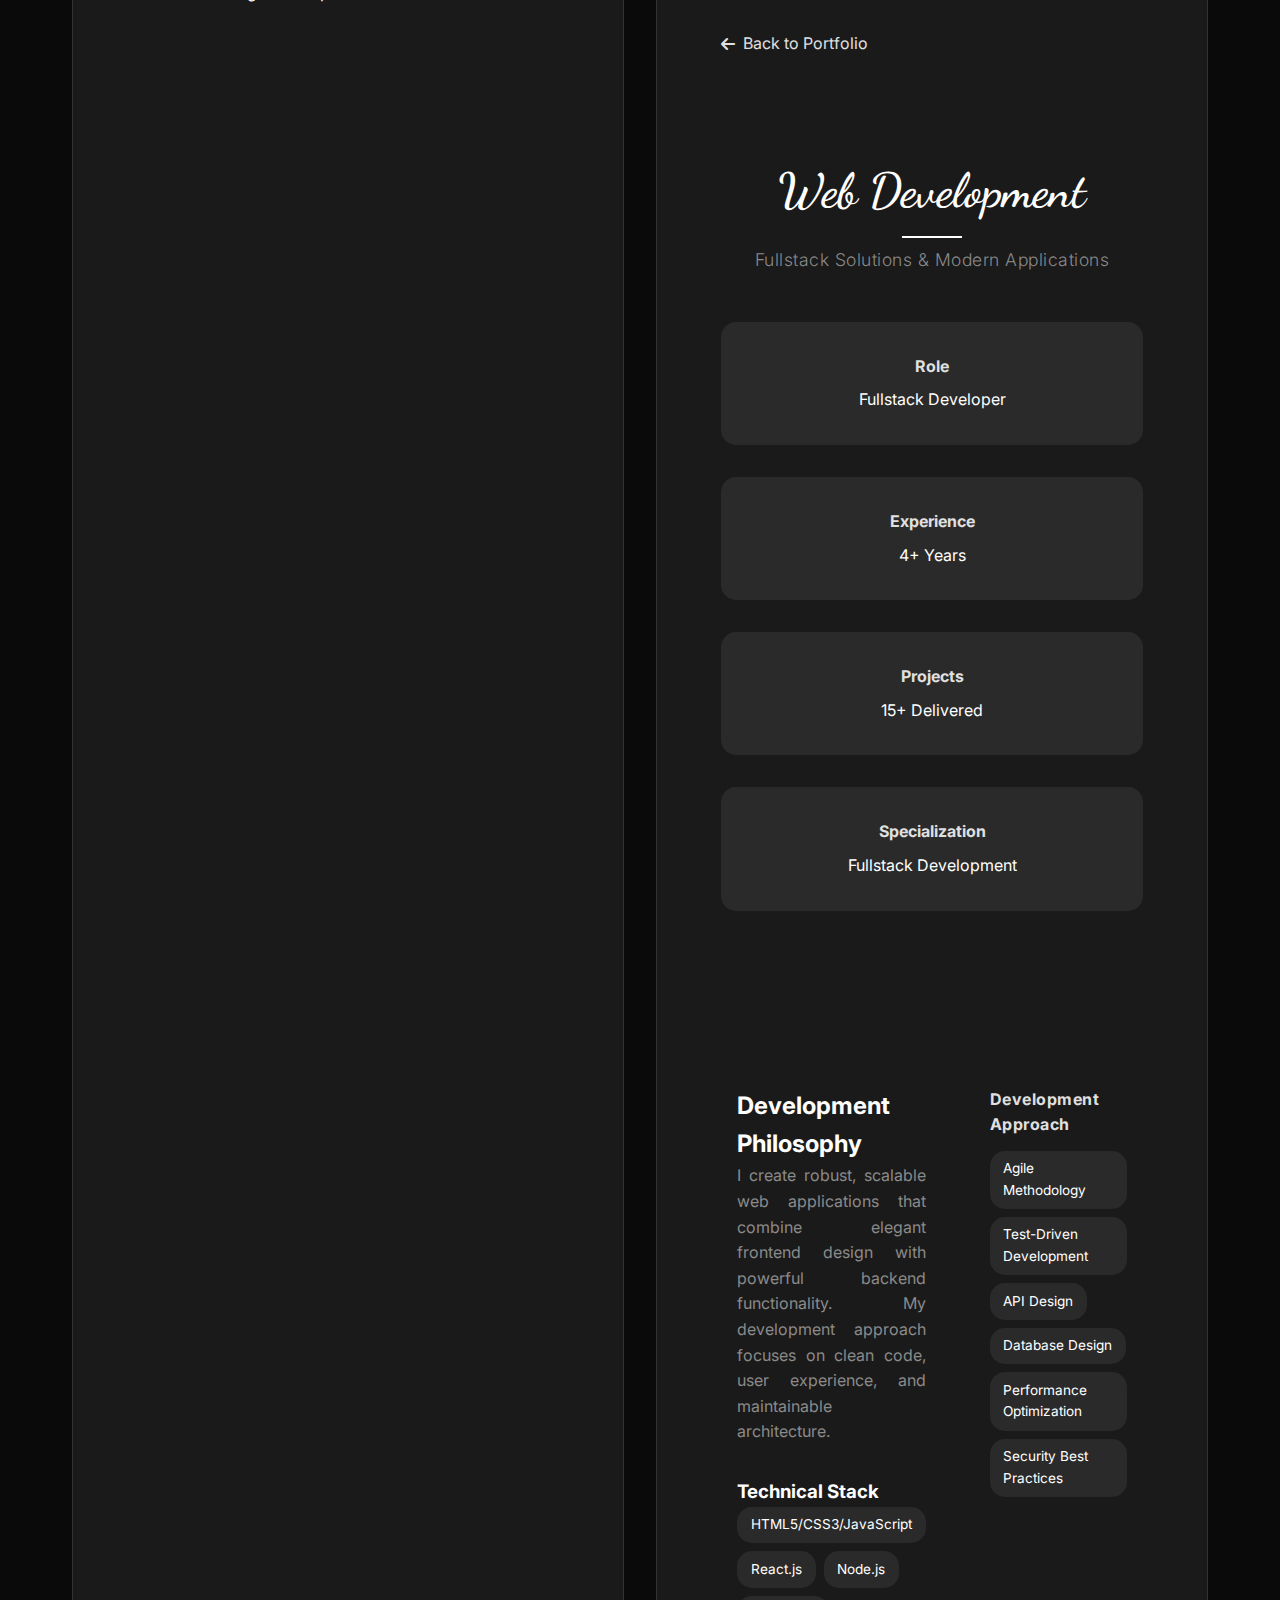
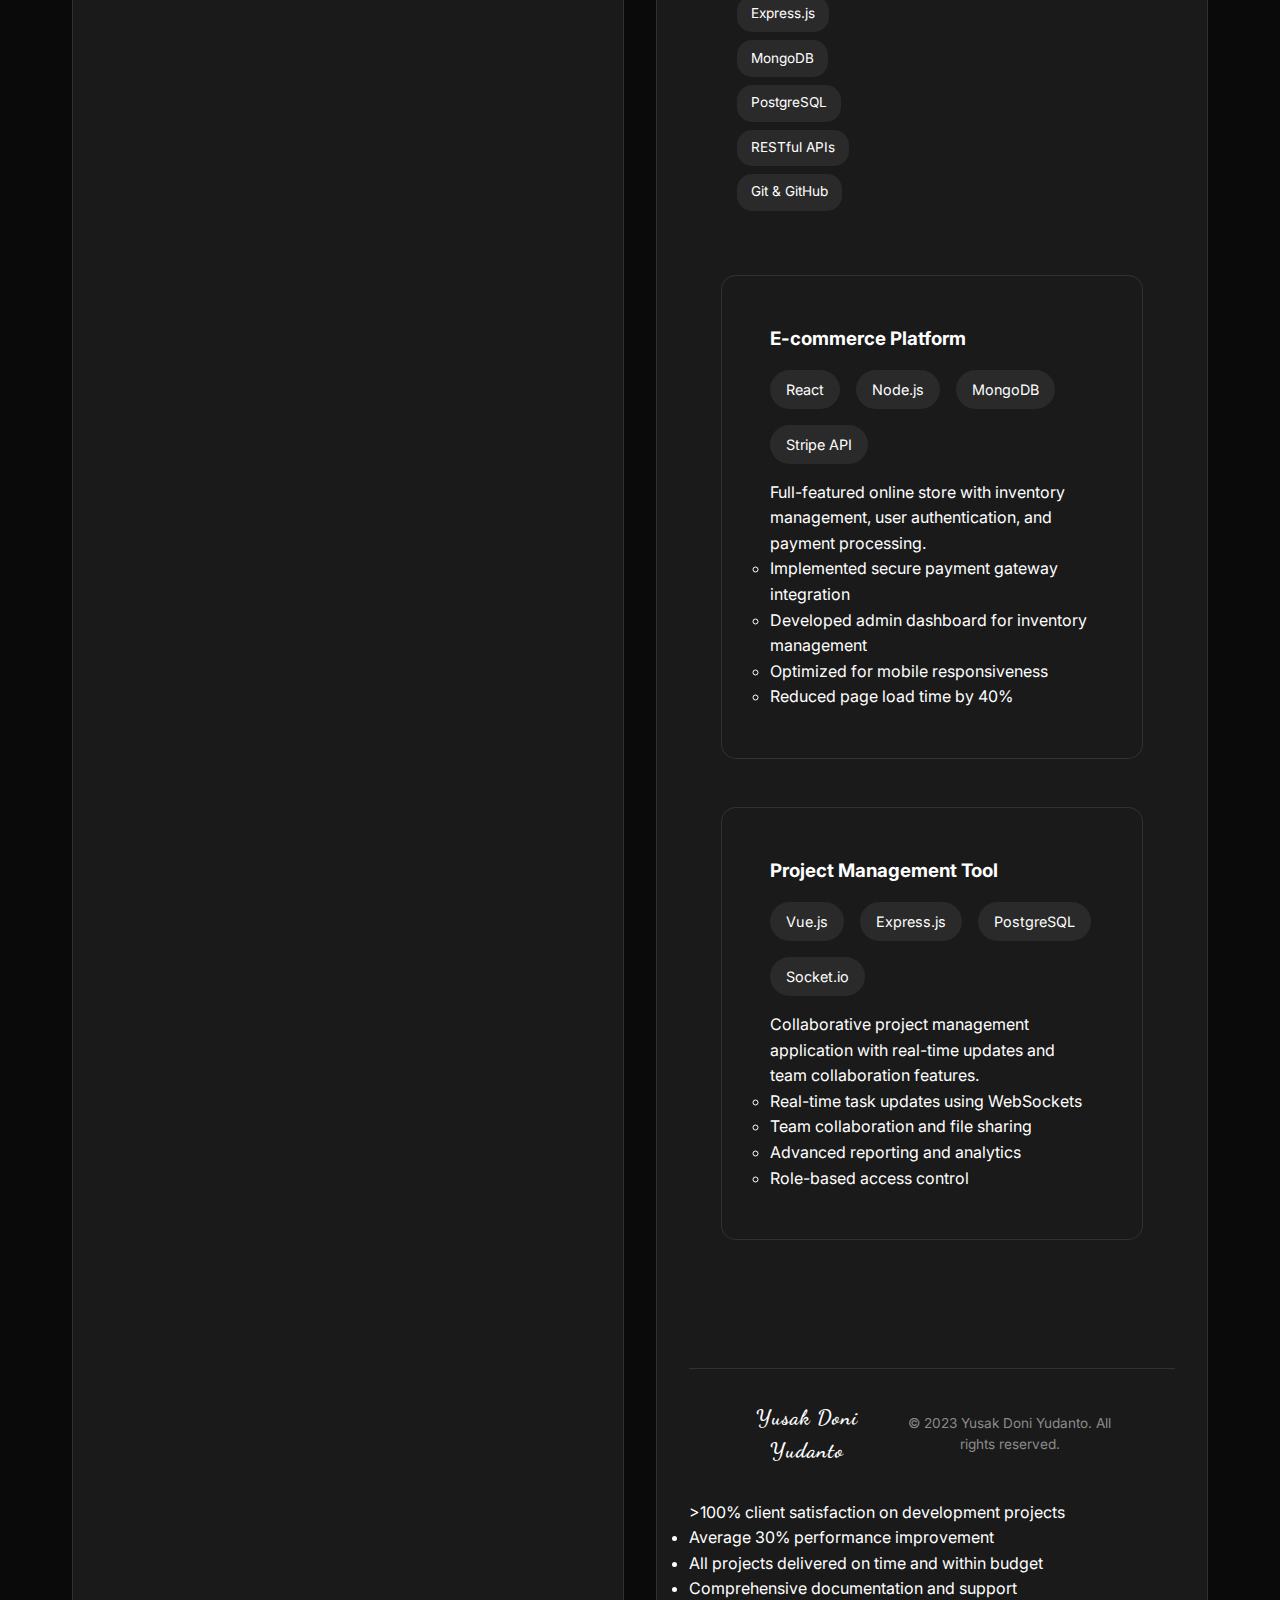
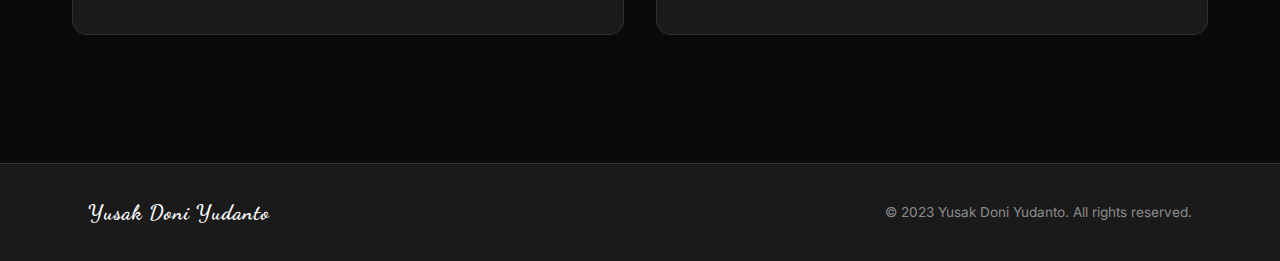
<file: portfolio-development.html>
<!DOCTYPE html>
<html lang="en">
<head>
    <meta charset="UTF-8">
    <meta name="viewport" content="width=device-width, initial-scale=1.0">
    <title>Web Development - Yusak Doni Yudanto</title>
    <link rel="preconnect" href="https://fonts.googleapis.com">
    <link rel="preconnect" href="https://fonts.gstatic.com" crossorigin>
    <link href="https://fonts.googleapis.com/css2?family=Dancing+Script:wght@400;500;600;700&family=Inter:wght@300;400;500;600;700&display=swap" rel="stylesheet">
    <link rel="stylesheet" href="https://cdnjs.cloudflare.com/ajax/libs/font-awesome/6.4.0/css/all.min.css">
    <link rel="stylesheet" href="style.css">
    <style>
        .portfolio-detail {
            padding: 8rem 0 4rem;
        }
        
        .portfolio-hero {
            background: var(--dark-gray);
            padding: 4rem 0;
            margin-bottom: 4rem;
        }
        
        .portfolio-meta {
            display: grid;
            grid-template-columns: repeat(auto-fit, minmax(250px, 1fr));
            gap: 2rem;
            margin: 3rem 0;
        }
        
        .meta-item {
            text-align: center;
            padding: 2rem;
            background: var(--gray);
            border-radius: 15px;
        }
        
        .meta-item h4 {
            color: var(--accent);
            margin-bottom: 0.5rem;
        }
        
        .projects-grid {
            display: grid;
            gap: 3rem;
            margin: 4rem 0;
        }
        
        .project-card {
            background: var(--dark-gray);
            padding: 3rem;
            border-radius: 15px;
            border: 1px solid rgba(255,255,255,0.1);
        }
        
        .tech-stack {
            display: flex;
            flex-wrap: wrap;
            gap: 1rem;
            margin: 1rem 0;
        }
        
        .tech-tag {
            background: var(--gray);
            padding: 0.5rem 1rem;
            border-radius: 20px;
            font-size: 0.9rem;
            transition: var(--transition);
        }
        
        .tech-tag:hover {
            background: var(--accent);
            color: var(--black);
            transform: translateY(-2px);
        }
        
        .back-button {
            display: inline-flex;
            align-items: center;
            gap: 0.5rem;
            color: var(--accent);
            text-decoration: none;
            margin-bottom: 2rem;
            transition: var(--transition);
        }
        
        .back-button:hover {
            transform: translateX(-5px);
        }
        
        .skills-showcase {
            display: grid;
            grid-template-columns: repeat(auto-fit, minmax(200px, 1fr));
            gap: 2rem;
            margin: 3rem 0;
        }
        
        .skill-item {
            text-align: center;
            padding: 2rem;
            background: var(--gray);
            border-radius: 15px;
            transition: var(--transition);
        }
        
        .skill-item:hover {
            transform: translateY(-5px);
            border: 1px solid var(--accent);
        }
        
        .skill-item i {
            font-size: 2.5rem;
            color: var(--accent);
            margin-bottom: 1rem;
        }
    </style>
</head>
<body>
    <nav class="navbar">
        <div class="nav-container">
            <div class="nav-logo">
                <a href="index.html" style="text-decoration: none;">
                    <span class="logo-text">Yusak Doni Yudanto</span>
                </a>
            </div>
            <ul class="nav-menu">
                <li><a href="index.html">Home</a></li>
                <li><a href="index.html#about">About</a></li>
                <li><a href="index.html#experience">Experience</a></li>
                <li><a href="index.html#portfolio">Portfolio</a></li>
                <li><a href="index.html#contact">Contact</a></li>
            </ul>
            <div class="nav-toggle">
                <span></span>
                <span></span>
                <span></span>
            </div>
        </div>
    </nav>

    <section class="portfolio-detail">
        <div class="container">
            <a href="index.html#portfolio" class="back-button">
                <i class="fas fa-arrow-left"></i>
                Back to Portfolio
            </a>
            
            <div class="portfolio-hero">
                <div class="section-header">
                    <h1 class="section-title script-title">Web Development</h1>
                    <p class="section-subtitle">Fullstack Solutions & Modern Applications</p>
                </div>
                
                <div class="portfolio-meta">
                    <div class="meta-item">
                        <h4>Role</h4>
                        <p>Fullstack Developer</p>
                    </div>
                    <div class="meta-item">
                        <h4>Experience</h4>
                        <p>4+ Years</p>
                    </div>
                    <div class="meta-item">
                        <h4>Projects</h4>
                        <p>15+ Delivered</p>
                    </div>
                    <div class="meta-item">
                        <h4>Specialization</h4>
                        <p>Fullstack Development</p>
                    </div>
                </div>
            </div>

            <div class="about-content">
                <div class="about-text">
                    <h2>Development Philosophy</h2>
                    <p>
                        I create robust, scalable web applications that combine elegant frontend design 
                        with powerful backend functionality. My development approach focuses on clean code, 
                        user experience, and maintainable architecture while following industry best practices.
                    </p>
                    
                    <h3>Technical Expertise</h3>
                    <div class="skills-showcase">
                        <div class="skill-item">
                            <i class="fab fa-html5"></i>
                            <h4>Frontend</h4>
                            <p>HTML5, CSS3, JavaScript, React, Vue</p>
                        </div>
                        <div class="skill-item">
                            <i class="fab fa-node-js"></i>
                            <h4>Backend</h4>
                            <p>Node.js, Express, Python, APIs</p>
                        </div>
                        <div class="skill-item">
                            <i class="fas fa-database"></i>
                            <h4>Database</h4>
                            <p>MongoDB, PostgreSQL, MySQL</p>
                        </div>
                        <div class="skill-item">
                            <i class="fas fa-mobile-alt"></i>
                            <h4>Responsive</h4>
                            <p>Mobile-first Design</p>
                        </div>
                    </div>
                </div>
                
                <div class="skills-grid">
                    <div class="skill-category">
                        <h4>Development Approach</h4>
                        <div class="skill-list">
                            <span class="skill-tag">Agile Methodology</span>
                            <span class="skill-tag">Test-Driven Development</span>
                            <span class="skill-tag">API Design</span>
                            <span class="skill-tag">Database Design</span>
                            <span class="skill-tag">Performance Optimization</span>
                            <span class="skill-tag">Security Best Practices</span>
                            <span class="skill-tag">Version Control (Git)</span>
                            <span class="skill-tag">CI/CD Pipelines</span>
                        </div>
                    </div>
                </div>
            </div>

            <div class="projects-grid">
                <h2 style="text-align: center; margin-bottom: 3rem; color: var(--accent);">Featured Projects</h2>
                
                <div class="project-card">
                    <h3>E-commerce Platform</h3>
                    <div class="tech-stack">
                        <span class="tech-tag">React</span>
                        <span class="tech-tag">Node.js</span>
                        <span class="tech-tag">MongoDB</span>
                        <span class="tech-tag">Express</span>
                        <span class="tech-tag">Stripe API</span>
                        <span class="tech-tag">JWT</span>
                    </div>
                    <p>Full-featured online store with inventory management, user authentication, and payment processing.</p>
                    <ul>
                        <li>Implemented secure payment gateway integration with Stripe</li>
                        <li>Developed comprehensive admin dashboard for inventory management</li>
                        <li>Optimized for mobile responsiveness across all devices</li>
                        <li>Reduced page load time by 40% through code optimization</li>
                        <li>Integrated real-time inventory tracking and order management</li>
                        <li>Implemented user authentication and role-based access control</li>
                    </ul>
                </div>
                
                <div class="project-card">
                    <h3>Project Management Tool</h3>
                    <div class="tech-stack">
                        <span class="tech-tag">Vue.js</span>
                        <span class="tech-tag">Express.js</span>
                        <span class="tech-tag">PostgreSQL</span>
                        <span class="tech-tag">Socket.io</span>
                        <span class="tech-tag">Chart.js</span>
                    </div>
                    <p>Collaborative project management application with real-time updates and team collaboration features.</p>
                    <ul>
                        <li>Real-time task updates and notifications using WebSockets</li>
                        <li>Team collaboration features with file sharing and comments</li>
                        <li>Advanced reporting and analytics with interactive charts</li>
                        <li>Role-based access control and permission management</li>
                        <li>Gantt chart visualization for project timelines</li>
                        <li>Integration with third-party calendar and email services</li>
                    </ul>
                </div>

                <div class="project-card">
                    <h3>Healthcare Management System</h3>
                    <div class="tech-stack">
                        <span class="tech-tag">React</span>
                        <span class="tech-tag">Python</span>
                        <span class="tech-tag">Django</span>
                        <span class="tech-tag">PostgreSQL</span>
                        <span class="tech-tag">Redis</span>
                    </div>
                    <p>Comprehensive healthcare management platform for patient records and appointment scheduling.</p>
                    <ul>
                        <li>Developed secure patient record management system with HIPAA compliance</li>
                        <li>Implemented appointment scheduling with automated reminders</li>
                        <li>Created prescription management and drug interaction checking</li>
                        <li>Built analytics dashboard for healthcare metrics and reporting</li>
                        <li>Integrated telemedicine features for remote consultations</li>
                        <li>Ensured data security and privacy with encryption and access controls</li>
                    </ul>
                </div>
            </div>

            <div class="achievements-grid" style="display: grid; grid-template-columns: repeat(auto-fit, minmax(300px, 1fr)); gap: 2rem; margin: 4rem 0;">
                <div class="achievement-card" style="background: var(--dark-gray); padding: 2rem; border-radius: 15px; border: 1px solid rgba(255,255,255,0.1);">
                    <h3 style="color: var(--accent); margin-bottom: 1rem;"><i class="fas fa-code"></i> Development Principles</h3>
                    <ul>
                        <li>Clean, maintainable code following best practices</li>
                        <li>Mobile-first responsive design approach</li>
                        <li>Performance optimization and fast loading times</li>
                        <li>Security-first development mindset</li>
                        <li>User-centered design and experience</li>
                    </ul>
                </div>
                
                <div class="achievement-card" style="background: var(--dark-gray); padding: 2rem; border-radius: 15px; border: 1px solid rgba(255,255,255,0.1);">
                    <h3 style="color: var(--accent); margin-bottom: 1rem;"><i class="fas fa-rocket"></i> Project Success</h3>
                    <ul>
                        <li>15+ successful web applications delivered</li>
                        <li<!DOCTYPE html>
<html lang="en">
<head>
    <meta charset="UTF-8">
    <meta name="viewport" content="width=device-width, initial-scale=1.0">
    <title>Web Development - Yusak Doni Yudanto</title>
    <link rel="preconnect" href="https://fonts.googleapis.com">
    <link rel="preconnect" href="https://fonts.gstatic.com" crossorigin>
    <link href="https://fonts.googleapis.com/css2?family=Dancing+Script:wght@400;500;600;700&family=Inter:wght@300;400;500;600;700&display=swap" rel="stylesheet">
    <link rel="stylesheet" href="https://cdnjs.cloudflare.com/ajax/libs/font-awesome/6.4.0/css/all.min.css">
    <link rel="stylesheet" href="style.css">
    <style>
        .portfolio-detail {
            padding: 8rem 0 4rem;
        }
        
        .portfolio-hero {
            background: var(--dark-gray);
            padding: 4rem 0;
            margin-bottom: 4rem;
        }
        
        .portfolio-meta {
            display: grid;
            grid-template-columns: repeat(auto-fit, minmax(250px, 1fr));
            gap: 2rem;
            margin: 3rem 0;
        }
        
        .meta-item {
            text-align: center;
            padding: 2rem;
            background: var(--gray);
            border-radius: 15px;
        }
        
        .meta-item h4 {
            color: var(--accent);
            margin-bottom: 0.5rem;
        }
        
        .projects-grid {
            display: grid;
            gap: 3rem;
            margin: 4rem 0;
        }
        
        .project-card {
            background: var(--dark-gray);
            padding: 3rem;
            border-radius: 15px;
            border: 1px solid rgba(255,255,255,0.1);
        }
        
        .tech-stack {
            display: flex;
            flex-wrap: wrap;
            gap: 1rem;
            margin: 1rem 0;
        }
        
        .tech-tag {
            background: var(--gray);
            padding: 0.5rem 1rem;
            border-radius: 20px;
            font-size: 0.9rem;
        }
        
        .back-button {
            display: inline-flex;
            align-items: center;
            gap: 0.5rem;
            color: var(--accent);
            text-decoration: none;
            margin-bottom: 2rem;
            transition: var(--transition);
        }
        
        .back-button:hover {
            transform: translateX(-5px);
        }
    </style>
</head>
<body>
    <nav class="navbar">
        <div class="nav-container">
            <div class="nav-logo">
                <a href="index.html" style="text-decoration: none;">
                    <span class="logo-text">Yusak Doni Yudanto</span>
                </a>
            </div>
            <ul class="nav-menu">
                <li><a href="index.html">Home</a></li>
                <li><a href="index.html#about">About</a></li>
                <li><a href="index.html#experience">Experience</a></li>
                <li><a href="index.html#portfolio">Portfolio</a></li>
                <li><a href="index.html#contact">Contact</a></li>
            </ul>
            <div class="nav-toggle">
                <span></span>
                <span></span>
                <span></span>
            </div>
        </div>
    </nav>

    <section class="portfolio-detail">
        <div class="container">
            <a href="index.html#portfolio" class="back-button">
                <i class="fas fa-arrow-left"></i>
                Back to Portfolio
            </a>
            
            <div class="portfolio-hero">
                <div class="section-header">
                    <h1 class="section-title script-title">Web Development</h1>
                    <p class="section-subtitle">Fullstack Solutions & Modern Applications</p>
                </div>
                
                <div class="portfolio-meta">
                    <div class="meta-item">
                        <h4>Role</h4>
                        <p>Fullstack Developer</p>
                    </div>
                    <div class="meta-item">
                        <h4>Experience</h4>
                        <p>4+ Years</p>
                    </div>
                    <div class="meta-item">
                        <h4>Projects</h4>
                        <p>15+ Delivered</p>
                    </div>
                    <div class="meta-item">
                        <h4>Specialization</h4>
                        <p>Fullstack Development</p>
                    </div>
                </div>
            </div>

            <div class="about-content">
                <div class="about-text">
                    <h2>Development Philosophy</h2>
                    <p>
                        I create robust, scalable web applications that combine elegant frontend design 
                        with powerful backend functionality. My development approach focuses on clean code, 
                        user experience, and maintainable architecture.
                    </p>
                    
                    <h3>Technical Stack</h3>
                    <div class="skill-list">
                        <span class="skill-tag">HTML5/CSS3/JavaScript</span>
                        <span class="skill-tag">React.js</span>
                        <span class="skill-tag">Node.js</span>
                        <span class="skill-tag">Express.js</span>
                        <span class="skill-tag">MongoDB</span>
                        <span class="skill-tag">PostgreSQL</span>
                        <span class="skill-tag">RESTful APIs</span>
                        <span class="skill-tag">Git & GitHub</span>
                    </div>
                </div>
                
                <div class="skills-grid">
                    <div class="skill-category">
                        <h4>Development Approach</h4>
                        <div class="skill-list">
                            <span class="skill-tag">Agile Methodology</span>
                            <span class="skill-tag">Test-Driven Development</span>
                            <span class="skill-tag">API Design</span>
                            <span class="skill-tag">Database Design</span>
                            <span class="skill-tag">Performance Optimization</span>
                            <span class="skill-tag">Security Best Practices</span>
                        </div>
                    </div>
                </div>
            </div>

            <div class="projects-grid">
                <div class="project-card">
                    <h3>E-commerce Platform</h3>
                    <div class="tech-stack">
                        <span class="tech-tag">React</span>
                        <span class="tech-tag">Node.js</span>
                        <span class="tech-tag">MongoDB</span>
                        <span class="tech-tag">Stripe API</span>
                    </div>
                    <p>Full-featured online store with inventory management, user authentication, and payment processing.</p>
                    <ul>
                        <li>Implemented secure payment gateway integration</li>
                        <li>Developed admin dashboard for inventory management</li>
                        <li>Optimized for mobile responsiveness</li>
                        <li>Reduced page load time by 40%</li>
                    </ul>
                </div>
                
                <div class="project-card">
                    <h3>Project Management Tool</h3>
                    <div class="tech-stack">
                        <span class="tech-tag">Vue.js</span>
                        <span class="tech-tag">Express.js</span>
                        <span class="tech-tag">PostgreSQL</span>
                        <span class="tech-tag">Socket.io</span>
                    </div>
                    <p>Collaborative project management application with real-time updates and team collaboration features.</p>
                    <ul>
                        <li>Real-time task updates using WebSockets</li>
                        <li>Team collaboration and file sharing</li>
                        <li>Advanced reporting and analytics</li>
                        <li>Role-based access control</li>
                    </ul>
                </div>
            </div>
        </div>
    </section>

    <footer class="footer">
        <div class="container">
            <div class="footer-content">
                <div class="footer-logo">
                    <span class="logo-text">Yusak Doni Yudanto</span>
                </div>
                <p class="footer-text">
                    &copy; 2023 Yusak Doni Yudanto. All rights reserved.
                </p>
            </div>
        </div>
    </footer>

    <script src="script.js"></script>
</body>
</html>>100% client satisfaction on development projects</li>
                        <li>Average 30% performance improvement</li>
                        <li>All projects delivered on time and within budget</li>
                        <li>Comprehensive documentation and support</li>
                    </ul>
                </div>
            </div>
        </div>
    </section>

    <footer class="footer">
        <div class="container">
            <div class="footer-content">
                <div class="footer-logo">
                    <span class="logo-text">Yusak Doni Yudanto</span>
                </div>
                <p class="footer-text">
                    &copy; 2023 Yusak Doni Yudanto. All rights reserved.
                </p>
            </div>
        </div>
    </footer>

    <script src="script.js"></script>
</body>
</html>
</file>
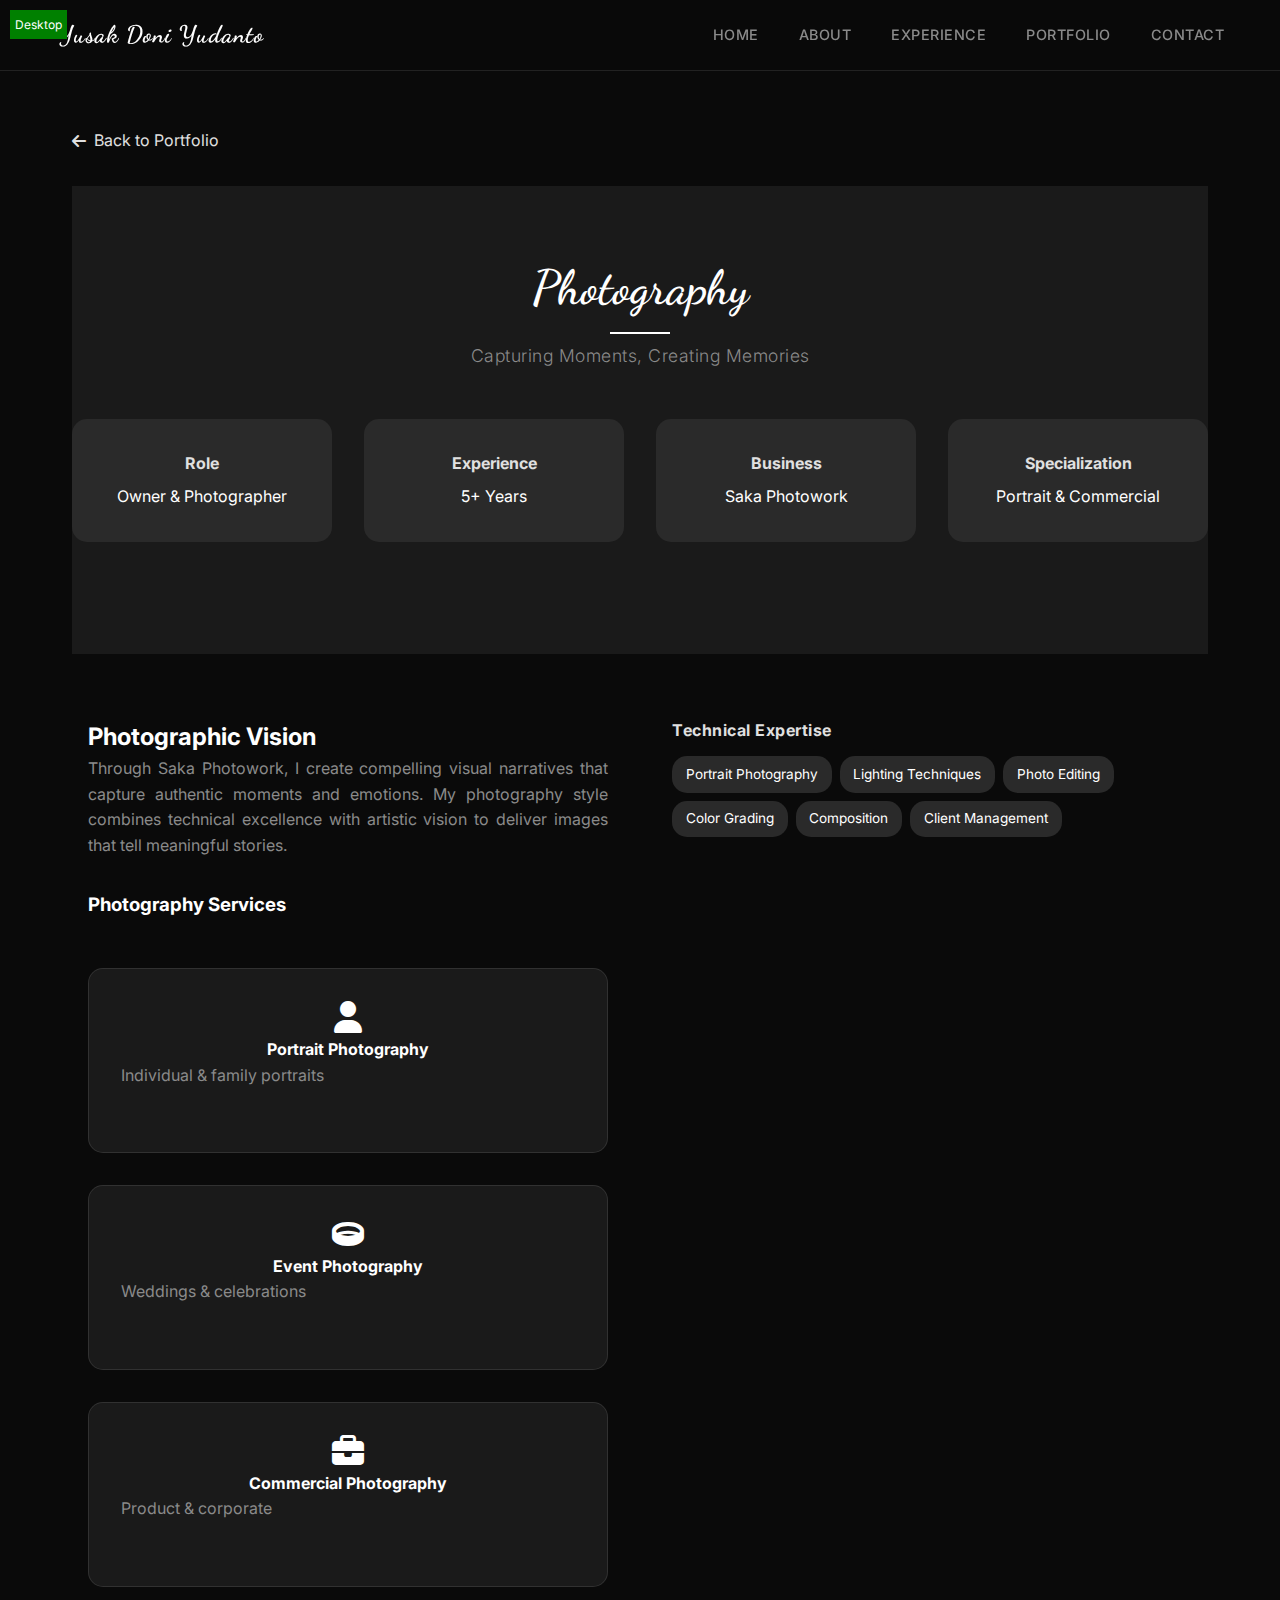
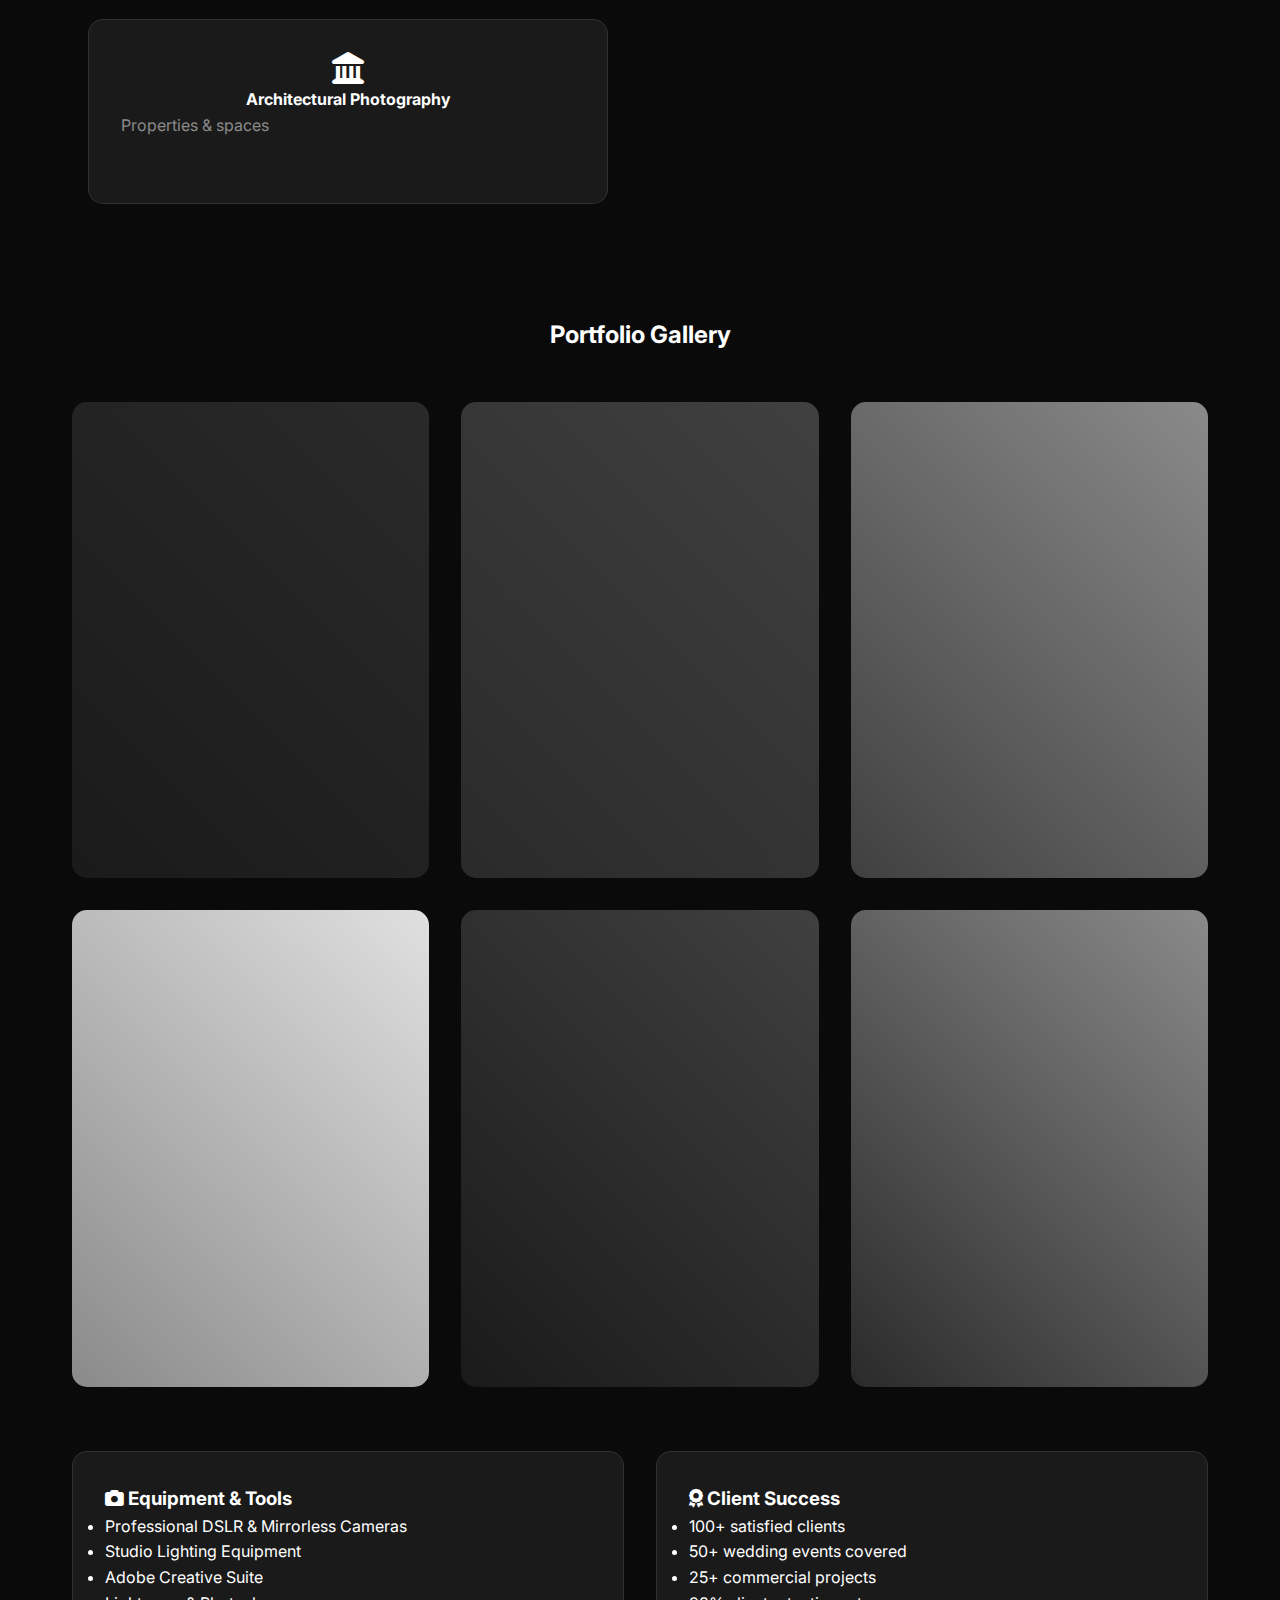
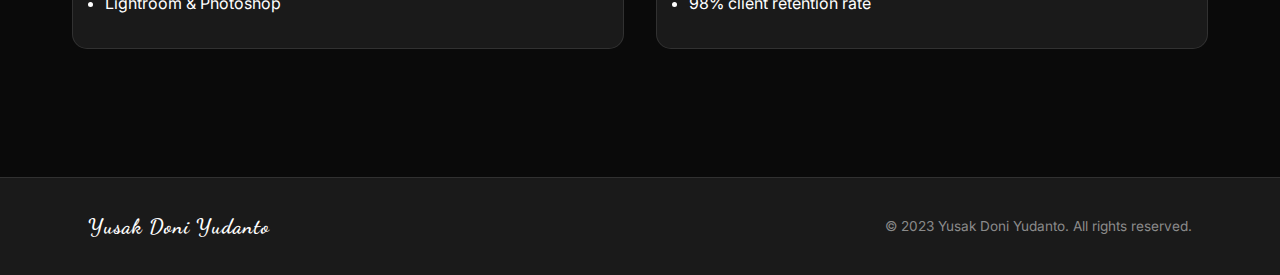
<file: portfolio-photography.html>
<!DOCTYPE html>
<html lang="en">
<head>
    <meta charset="UTF-8">
    <meta name="viewport" content="width=device-width, initial-scale=1.0">
    <title>Photography - Yusak Doni Yudanto</title>
    <link rel="preconnect" href="https://fonts.googleapis.com">
    <link rel="preconnect" href="https://fonts.gstatic.com" crossorigin>
    <link href="https://fonts.googleapis.com/css2?family=Dancing+Script:wght@400;500;600;700&family=Inter:wght@300;400;500;600;700&display=swap" rel="stylesheet">
    <link rel="stylesheet" href="https://cdnjs.cloudflare.com/ajax/libs/font-awesome/6.4.0/css/all.min.css">
    <link rel="stylesheet" href="style.css">
    <style>
        .portfolio-detail {
            padding: 8rem 0 4rem;
        }
        
        .portfolio-hero {
            background: var(--dark-gray);
            padding: 4rem 0;
            margin-bottom: 4rem;
        }
        
        .portfolio-meta {
            display: grid;
            grid-template-columns: repeat(auto-fit, minmax(250px, 1fr));
            gap: 2rem;
            margin: 3rem 0;
        }
        
        .meta-item {
            text-align: center;
            padding: 2rem;
            background: var(--gray);
            border-radius: 15px;
        }
        
        .meta-item h4 {
            color: var(--accent);
            margin-bottom: 0.5rem;
        }
        
        .gallery-grid {
            display: grid;
            grid-template-columns: repeat(auto-fit, minmax(300px, 1fr));
            gap: 2rem;
            margin: 3rem 0;
        }
        
        .gallery-item {
            border-radius: 15px;
            overflow: hidden;
            aspect-ratio: 3/4;
            background: var(--gray);
            position: relative;
        }
        
        .services-grid {
            display: grid;
            grid-template-columns: repeat(auto-fit, minmax(250px, 1fr));
            gap: 2rem;
            margin: 3rem 0;
        }
        
        .service-card {
            background: var(--dark-gray);
            padding: 2rem;
            border-radius: 15px;
            text-align: center;
            border: 1px solid rgba(255,255,255,0.1);
        }
        
        .back-button {
            display: inline-flex;
            align-items: center;
            gap: 0.5rem;
            color: var(--accent);
            text-decoration: none;
            margin-bottom: 2rem;
            transition: var(--transition);
        }
        
        .back-button:hover {
            transform: translateX(-5px);
        }
    </style>
</head>
<body>
    <nav class="navbar">
        <div class="nav-container">
            <div class="nav-logo">
                <a href="index.html" style="text-decoration: none;">
                    <span class="logo-text">Yusak Doni Yudanto</span>
                </a>
            </div>
            <ul class="nav-menu">
                <li><a href="index.html">Home</a></li>
                <li><a href="index.html#about">About</a></li>
                <li><a href="index.html#experience">Experience</a></li>
                <li><a href="index.html#portfolio">Portfolio</a></li>
                <li><a href="index.html#contact">Contact</a></li>
            </ul>
            <div class="nav-toggle">
                <span></span>
                <span></span>
                <span></span>
            </div>
        </div>
    </nav>

    <section class="portfolio-detail">
        <div class="container">
            <a href="index.html#portfolio" class="back-button">
                <i class="fas fa-arrow-left"></i>
                Back to Portfolio
            </a>
            
            <div class="portfolio-hero">
                <div class="section-header">
                    <h1 class="section-title script-title">Photography</h1>
                    <p class="section-subtitle">Capturing Moments, Creating Memories</p>
                </div>
                
                <div class="portfolio-meta">
                    <div class="meta-item">
                        <h4>Role</h4>
                        <p>Owner & Photographer</p>
                    </div>
                    <div class="meta-item">
                        <h4>Experience</h4>
                        <p>5+ Years</p>
                    </div>
                    <div class="meta-item">
                        <h4>Business</h4>
                        <p>Saka Photowork</p>
                    </div>
                    <div class="meta-item">
                        <h4>Specialization</h4>
                        <p>Portrait & Commercial</p>
                    </div>
                </div>
            </div>

            <div class="about-content">
                <div class="about-text">
                    <h2>Photographic Vision</h2>
                    <p>
                        Through Saka Photowork, I create compelling visual narratives that capture authentic moments 
                        and emotions. My photography style combines technical excellence with artistic vision to 
                        deliver images that tell meaningful stories.
                    </p>
                    
                    <h3>Photography Services</h3>
                    <div class="services-grid">
                        <div class="service-card">
                            <i class="fas fa-user fa-2x"></i>
                            <h4>Portrait Photography</h4>
                            <p>Individual & family portraits</p>
                        </div>
                        <div class="service-card">
                            <i class="fas fa-ring fa-2x"></i>
                            <h4>Event Photography</h4>
                            <p>Weddings & celebrations</p>
                        </div>
                        <div class="service-card">
                            <i class="fas fa-briefcase fa-2x"></i>
                            <h4>Commercial Photography</h4>
                            <p>Product & corporate</p>
                        </div>
                        <div class="service-card">
                            <i class="fas fa-landmark fa-2x"></i>
                            <h4>Architectural Photography</h4>
                            <p>Properties & spaces</p>
                        </div>
                    </div>
                </div>
                
                <div class="skills-grid">
                    <div class="skill-category">
                        <h4>Technical Expertise</h4>
                        <div class="skill-list">
                            <span class="skill-tag">Portrait Photography</span>
                            <span class="skill-tag">Lighting Techniques</span>
                            <span class="skill-tag">Photo Editing</span>
                            <span class="skill-tag">Color Grading</span>
                            <span class="skill-tag">Composition</span>
                            <span class="skill-tag">Client Management</span>
                        </div>
                    </div>
                </div>
            </div>

            <h2 style="text-align: center; margin: 4rem 0 2rem;">Portfolio Gallery</h2>
            <div class="gallery-grid">
                <div class="gallery-item" style="background: linear-gradient(45deg, var(--dark-gray), var(--gray));"></div>
                <div class="gallery-item" style="background: linear-gradient(45deg, var(--gray), var(--medium-gray));"></div>
                <div class="gallery-item" style="background: linear-gradient(45deg, var(--medium-gray), var(--light-gray));"></div>
                <div class="gallery-item" style="background: linear-gradient(45deg, var(--light-gray), var(--accent));"></div>
                <div class="gallery-item" style="background: linear-gradient(45deg, var(--dark-gray), var(--medium-gray));"></div>
                <div class="gallery-item" style="background: linear-gradient(45deg, var(--gray), var(--light-gray));"></div>
            </div>

            <div class="achievements-grid" style="display: grid; grid-template-columns: repeat(auto-fit, minmax(300px, 1fr)); gap: 2rem; margin: 4rem 0;">
                <div class="achievement-card" style="background: var(--dark-gray); padding: 2rem; border-radius: 15px; border: 1px solid rgba(255,255,255,0.1);">
                    <h3><i class="fas fa-camera"></i> Equipment & Tools</h3>
                    <ul>
                        <li>Professional DSLR & Mirrorless Cameras</li>
                        <li>Studio Lighting Equipment</li>
                        <li>Adobe Creative Suite</li>
                        <li>Lightroom & Photoshop</li>
                    </ul>
                </div>
                
                <div class="achievement-card" style="background: var(--dark-gray); padding: 2rem; border-radius: 15px; border: 1px solid rgba(255,255,255,0.1);">
                    <h3><i class="fas fa-award"></i> Client Success</h3>
                    <ul>
                        <li>100+ satisfied clients</li>
                        <li>50+ wedding events covered</li>
                        <li>25+ commercial projects</li>
                        <li>98% client retention rate</li>
                    </ul>
                </div>
            </div>
        </div>
    </section>

    <footer class="footer">
        <div class="container">
            <div class="footer-content">
                <div class="footer-logo">
                    <span class="logo-text">Yusak Doni Yudanto</span>
                </div>
                <p class="footer-text">
                    &copy; 2023 Yusak Doni Yudanto. All rights reserved.
                </p>
            </div>
        </div>
    </footer>

    <script src="script.js"></script>
</body>
</html>
</file>
<file: style.css>
/* Modern CSS Reset */
* {
    margin: 0;
    padding: 0;
    box-sizing: border-box;
}

:root {
    --black: #0a0a0a;
    --dark-gray: #1a1a1a;
    --gray: #2a2a2a;
    --medium-gray: #404040;
    --light-gray: #8a8a8a;
    --white: #ffffff;
    --accent: #e0e0e0;
    --transition: all 0.3s cubic-bezier(0.4, 0, 0.2, 1);
}

html {
    scroll-behavior: smooth;
    overflow-x: hidden;
}

body {
    font-family: 'Inter', 'Segoe UI', sans-serif;
    background-color: var(--black);
    color: var(--white);
    line-height: 1.6;
    overflow-x: hidden;
    font-size: 16px;
}

/* Script Font Styles */
.script-text {
    font-family: 'Dancing Script', cursive;
    font-weight: 700;
}

.script-title {
    font-family: 'Dancing Script', cursive;
    font-weight: 600;
    font-size: 2.5rem;
}

.logo-text {
    font-family: 'Dancing Script', cursive;
    font-weight: 700;
    font-size: 1.5rem;
    color: var(--white);
    letter-spacing: 1px;
}

.container {
    max-width: 1200px;
    margin: 0 auto;
    padding: 0 1rem;
}

/* Navigation */
.navbar {
    position: fixed;
    top: 0;
    width: 100%;
    background: rgba(10, 10, 10, 0.95);
    backdrop-filter: blur(10px);
    z-index: 1000;
    padding: 1rem 0;
    transition: var(--transition);
    border-bottom: 1px solid rgba(255, 255, 255, 0.1);
}

.nav-container {
    display: flex;
    justify-content: space-between;
    align-items: center;
    max-width: 1200px;
    margin: 0 auto;
    padding: 0 1rem;
}

.nav-logo {
    display: flex;
    align-items: center;
}

.nav-logo .logo-text {
    font-size: 1.5rem;
    color: var(--white);
    text-decoration: none;
    transition: var(--transition);
}

.nav-logo .logo-text:hover {
    transform: scale(1.05);
}

.nav-menu {
    display: flex;
    list-style: none;
    gap: 2rem;
}

.nav-menu a {
    color: var(--light-gray);
    text-decoration: none;
    font-weight: 500;
    font-size: 0.9rem;
    letter-spacing: 0.5px;
    transition: var(--transition);
    position: relative;
    text-transform: uppercase;
}

.nav-menu a:hover {
    color: var(--white);
}

.nav-menu a::after {
    content: '';
    position: absolute;
    bottom: -5px;
    left: 0;
    width: 0;
    height: 2px;
    background: var(--white);
    transition: var(--transition);
}

.nav-menu a:hover::after {
    width: 100%;
}

.nav-toggle {
    display: none;
    flex-direction: column;
    cursor: pointer;
    background: none;
    border: none;
    padding: 0.5rem;
}

.nav-toggle span {
    width: 25px;
    height: 2px;
    background: var(--white);
    margin: 3px 0;
    transition: var(--transition);
}

/* Hero Section */
.hero {
    min-height: 100vh;
    display: flex;
    align-items: center;
    position: relative;
    overflow: hidden;
    padding: 0 1rem;
}

.hero-background {
    position: absolute;
    top: 0;
    left: 0;
    width: 100%;
    height: 100%;
    z-index: -1;
}

.hero-pattern {
    width: 100%;
    height: 100%;
    background: 
        radial-gradient(circle at 20% 80%, rgba(42, 42, 42, 0.1) 0%, transparent 50%),
        radial-gradient(circle at 80% 20%, rgba(42, 42, 42, 0.1) 0%, transparent 50%),
        linear-gradient(45deg, var(--black) 0%, var(--dark-gray) 100%);
}

.hero-content {
    display: grid;
    grid-template-columns: 1fr;
    gap: 3rem;
    align-items: center;
    margin-top: 4rem;
    width: 100%;
}

.hero-text {
    text-align: center;
    order: 2;
}

.hero-title {
    font-size: 2.5rem;
    font-weight: 700;
    line-height: 1.2;
    margin-bottom: 1.5rem;
}

.title-line {
    display: block;
}

.title-line.accent {
    color: var(--accent);
    position: relative;
}

.hero-subtitle {
    font-size: 1.2rem;
    color: var(--light-gray);
    margin-bottom: 2rem;
    min-height: 2rem;
    font-weight: 300;
    letter-spacing: 1px;
}

.typing-text {
    padding-right: 5px;
}

.hero-description {
    font-size: 1rem;
    color: var(--light-gray);
    margin-bottom: 2rem;
    line-height: 1.6;
    font-weight: 300;
    max-width: 100%;
}

.hero-buttons {
    display: flex;
    gap: 1rem;
    justify-content: center;
    flex-wrap: wrap;
}

.btn {
    padding: 0.9rem 1.8rem;
    border: none;
    border-radius: 50px;
    font-weight: 600;
    text-decoration: none;
    transition: var(--transition);
    cursor: pointer;
    display: inline-block;
    text-align: center;
    font-size: 0.9rem;
    letter-spacing: 0.5px;
    text-transform: uppercase;
    min-width: 140px;
}

.btn-primary {
    background: var(--white);
    color: var(--black);
    box-shadow: 0 4px 15px rgba(255, 255, 255, 0.2);
}

.btn-primary:hover {
    transform: translateY(-2px);
    box-shadow: 0 10px 30px rgba(255, 255, 255, 0.3);
}

.btn-secondary {
    background: transparent;
    color: var(--white);
    border: 2px solid var(--white);
}

.btn-secondary:hover {
    background: var(--white);
    color: var(--black);
    transform: translateY(-2px);
}

.profile-card {
    position: relative;
    max-width: 350px;
    margin: 0 auto;
    order: 1;
}

.profile-image {
    position: relative;
    border-radius: 15px;
    overflow: hidden;
    box-shadow: 0 15px 40px rgba(0, 0, 0, 0.4);
    border: 2px solid rgba(255, 255, 255, 0.1);
}

.profile-image img {
    width: 100%;
    height: 400px;
    object-fit: cover;
    display: block;
    transition: var(--transition);
}

.profile-image:hover img {
    transform: scale(1.05);
}

.image-overlay {
    position: absolute;
    top: 0;
    left: 0;
    width: 100%;
    height: 100%;
    background: linear-gradient(45deg, rgba(10, 10, 10, 0.1), transparent);
    transition: var(--transition);
}

.profile-image:hover .image-overlay {
    background: linear-gradient(45deg, rgba(224, 224, 224, 0.1), transparent);
}

.profile-badge {
    position: absolute;
    bottom: -15px;
    left: 50%;
    transform: translateX(-50%);
    background: var(--white);
    color: var(--black);
    padding: 0.6rem 1.5rem;
    border-radius: 50px;
    font-weight: 600;
    box-shadow: 0 8px 25px rgba(0, 0, 0, 0.3);
    font-size: 0.85rem;
    letter-spacing: 0.5px;
}

.scroll-indicator {
    position: absolute;
    bottom: 2rem;
    left: 50%;
    transform: translateX(-50%);
    text-align: center;
    color: var(--light-gray);
    font-size: 0.8rem;
    letter-spacing: 2px;
    text-transform: uppercase;
}

.scroll-line {
    width: 1px;
    height: 40px;
    background: var(--light-gray);
    margin: 0.5rem auto;
    animation: scroll 2s infinite;
}

/* Sections */
section {
    padding: 4rem 0;
}

.section-header {
    text-align: center;
    margin-bottom: 3rem;
    padding: 0 1rem;
}

.section-title {
    font-size: 2.5rem;
    font-weight: 600;
    margin-bottom: 1rem;
    position: relative;
    display: inline-block;
}

.section-title::after {
    content: '';
    position: absolute;
    bottom: -8px;
    left: 50%;
    transform: translateX(-50%);
    width: 60px;
    height: 2px;
    background: var(--white);
}

.section-subtitle {
    font-size: 1.1rem;
    color: var(--light-gray);
    font-weight: 300;
    letter-spacing: 0.5px;
}

/* About Section */
.about-content {
    display: grid;
    grid-template-columns: 1fr;
    gap: 3rem;
    align-items: start;
    padding: 0 1rem;
}

.about-text p {
    font-size: 1rem;
    margin-bottom: 2rem;
    color: var(--light-gray);
    line-height: 1.6;
    text-align: justify;
}

.stats-grid {
    display: grid;
    grid-template-columns: repeat(3, 1fr);
    gap: 1rem;
    margin-bottom: 2rem;
}

.stat-item {
    text-align: center;
    padding: 1.2rem;
    background: var(--dark-gray);
    border-radius: 12px;
    border: 1px solid rgba(255, 255, 255, 0.1);
    transition: var(--transition);
}

.stat-item:hover {
    transform: translateY(-3px);
    border-color: var(--accent);
}

.stat-number {
    font-size: 2rem;
    font-weight: 700;
    color: var(--accent);
    margin-bottom: 0.5rem;
    font-family: 'Inter', sans-serif;
}

.stat-label {
    color: var(--light-gray);
    font-size: 0.8rem;
    letter-spacing: 0.5px;
    text-transform: uppercase;
}

.skills-grid {
    display: flex;
    flex-direction: column;
    gap: 1.5rem;
}

.skill-category h4 {
    margin-bottom: 0.8rem;
    color: var(--accent);
    font-size: 1rem;
    letter-spacing: 0.5px;
}

.skill-list {
    display: flex;
    flex-wrap: wrap;
    gap: 0.5rem;
}

.skill-tag {
    background: var(--gray);
    color: var(--white);
    padding: 0.4rem 0.8rem;
    border-radius: 15px;
    font-size: 0.85rem;
    transition: var(--transition);
    border: 1px solid transparent;
}

.skill-tag:hover {
    background: var(--dark-gray);
    border-color: var(--accent);
    transform: translateY(-2px);
}

/* Experience Section */
.timeline {
    position: relative;
    max-width: 100%;
    margin: 0 auto;
    padding: 0 1rem;
}

.timeline::before {
    content: '';
    position: absolute;
    left: 20px;
    top: 0;
    bottom: 0;
    width: 2px;
    background: linear-gradient(to bottom, var(--accent), transparent);
}

.timeline-item {
    position: relative;
    margin-bottom: 2rem;
    padding-left: 60px;
}

.timeline-marker {
    position: absolute;
    left: 12px;
    top: 0;
    width: 16px;
    height: 16px;
    border-radius: 50%;
    background: var(--accent);
    border: 3px solid var(--black);
    box-shadow: 0 0 0 2px var(--accent);
}

.timeline-content {
    background: var(--dark-gray);
    padding: 1.5rem;
    border-radius: 12px;
    transition: var(--transition);
    border: 1px solid rgba(255, 255, 255, 0.1);
}

.timeline-content:hover {
    transform: translateX(5px);
    border-color: var(--accent);
}

.timeline-header {
    display: flex;
    flex-direction: column;
    gap: 0.5rem;
    margin-bottom: 1rem;
}

.timeline-header h3 {
    color: var(--accent);
    font-size: 1.2rem;
    font-weight: 600;
}

.timeline-date {
    background: var(--white);
    color: var(--black);
    padding: 0.3rem 0.8rem;
    border-radius: 15px;
    font-size: 0.8rem;
    font-weight: 600;
    align-self: flex-start;
}

.timeline-content h4 {
    color: var(--light-gray);
    margin-bottom: 0.8rem;
    font-weight: 500;
    font-style: italic;
    font-size: 0.95rem;
}

.timeline-content ul {
    list-style: none;
}

.timeline-content li {
    position: relative;
    padding-left: 1.2rem;
    margin-bottom: 0.5rem;
    color: var(--light-gray);
    line-height: 1.5;
    font-size: 0.9rem;
}

.timeline-content li::before {
    content: '▸';
    position: absolute;
    left: 0;
    color: var(--accent);
    font-weight: bold;
}

/* Education Section */
.education {
    background: var(--dark-gray);
}

.education-content {
    max-width: 100%;
    margin: 0 auto;
    padding: 0 1rem;
}

.education-item {
    background: var(--black);
    padding: 2rem;
    border-radius: 12px;
    border: 1px solid rgba(255, 255, 255, 0.1);
}

.education-header {
    display: flex;
    flex-direction: column;
    gap: 1rem;
    margin-bottom: 1rem;
}

.education-header h3 {
    color: var(--accent);
    font-size: 1.3rem;
}

.education-date {
    background: var(--white);
    color: var(--black);
    padding: 0.4rem 1rem;
    border-radius: 15px;
    font-weight: 600;
    font-size: 0.85rem;
    align-self: flex-start;
}

.education-item h4 {
    color: var(--light-gray);
    margin-bottom: 1rem;
    font-size: 1.1rem;
}

.gpa-badge {
    display: inline-block;
    background: var(--accent);
    color: var(--black);
    padding: 0.4rem 0.8rem;
    border-radius: 15px;
    font-weight: 600;
    margin-bottom: 1rem;
    font-size: 0.85rem;
}

.education-details ul {
    list-style: none;
}

.education-details li {
    position: relative;
    padding-left: 1.2rem;
    margin-bottom: 0.5rem;
    color: var(--light-gray);
    font-size: 0.9rem;
}

.education-details li::before {
    content: '▸';
    position: absolute;
    left: 0;
    color: var(--accent);
    font-weight: bold;
}

/* Portfolio Section */
.portfolio-grid {
    display: grid;
    grid-template-columns: repeat(auto-fit, minmax(280px, 1fr));
    gap: 1.5rem;
    padding: 0 1rem;
}

.portfolio-item {
    position: relative;
    border-radius: 12px;
    overflow: hidden;
    aspect-ratio: 4/3;
    border: 1px solid rgba(255, 255, 255, 0.1);
}

.portfolio-image {
    position: relative;
    width: 100%;
    height: 100%;
}

.image-placeholder {
    width: 100%;
    height: 100%;
    background: var(--gray);
    transition: var(--transition);
    display: flex;
    align-items: center;
    justify-content: center;
    font-size: 2.5rem;
    color: var(--white);
}

.aviation { 
    background: linear-gradient(45deg, var(--dark-gray), var(--gray)); 
}
.business { 
    background: linear-gradient(45deg, var(--gray), var(--medium-gray)); 
}
.development { 
    background: linear-gradient(45deg, var(--medium-gray), var(--light-gray)); 
}
.photography { 
    background: linear-gradient(45deg, var(--light-gray), var(--accent)); 
}

.portfolio-overlay {
    position: absolute;
    top: 0;
    left: 0;
    width: 100%;
    height: 100%;
    background: rgba(10, 10, 10, 0.95);
    display: flex;
    flex-direction: column;
    justify-content: center;
    align-items: center;
    opacity: 0;
    transition: var(--transition);
    padding: 1.5rem;
    text-align: center;
}

.portfolio-item:hover .portfolio-overlay {
    opacity: 1;
}

.portfolio-item:hover .image-placeholder {
    transform: scale(1.1);
}

.portfolio-overlay h3 {
    font-size: 1.3rem;
    margin-bottom: 0.8rem;
    color: var(--accent);
    font-weight: 600;
}

.portfolio-overlay p {
    color: var(--light-gray);
    margin-bottom: 1.5rem;
    font-weight: 300;
    font-size: 0.9rem;
}

.portfolio-link {
    color: var(--white);
    text-decoration: none;
    border: 2px solid var(--white);
    padding: 0.6rem 1.2rem;
    border-radius: 50px;
    transition: var(--transition);
    font-size: 0.85rem;
    letter-spacing: 0.5px;
    text-transform: uppercase;
}

.portfolio-link:hover {
    background: var(--white);
    color: var(--black);
    transform: translateY(-2px);
}

/* Contact Section */
.contact-content {
    display: grid;
    grid-template-columns: 1fr;
    gap: 3rem;
    padding: 0 1rem;
}

.contact-info {
    display: flex;
    flex-direction: column;
    gap: 1.5rem;
}

.contact-item {
    display: flex;
    align-items: center;
    gap: 1rem;
    padding: 1.2rem;
    background: var(--dark-gray);
    border-radius: 12px;
    border: 1px solid rgba(255, 255, 255, 0.1);
    transition: var(--transition);
}

.contact-item:hover {
    border-color: var(--accent);
    transform: translateX(3px);
}

.contact-icon {
    width: 45px;
    height: 45px;
    background: var(--white);
    border-radius: 50%;
    display: flex;
    align-items: center;
    justify-content: center;
    font-size: 1.1rem;
    color: var(--black);
    flex-shrink: 0;
}

.contact-details h4 {
    margin-bottom: 0.3rem;
    color: var(--accent);
    font-weight: 600;
    font-size: 1rem;
}

.contact-details a, .contact-details p {
    color: var(--light-gray);
    text-decoration: none;
    transition: var(--transition);
    font-size: 0.9rem;
}

.contact-details a:hover {
    color: var(--accent);
}

.social-links {
    display: flex;
    gap: 0.8rem;
    margin-top: 0.8rem;
}

.social-link {
    width: 40px;
    height: 40px;
    background: var(--gray);
    border-radius: 50%;
    display: flex;
    align-items: center;
    justify-content: center;
    color: var(--white);
    text-decoration: none;
    transition: var(--transition);
    border: 1px solid transparent;
    font-size: 0.9rem;
}

.social-link:hover {
    background: var(--dark-gray);
    border-color: var(--accent);
    color: var(--accent);
    transform: translateY(-2px);
}

.contact-form {
    display: flex;
    flex-direction: column;
    gap: 1.2rem;
}

.form-group input,
.form-group textarea {
    width: 100%;
    padding: 1rem;
    background: var(--dark-gray);
    border: 2px solid var(--gray);
    border-radius: 8px;
    color: var(--white);
    font-family: inherit;
    transition: var(--transition);
    font-size: 0.95rem;
}

.form-group input:focus,
.form-group textarea:focus {
    outline: none;
    border-color: var(--accent);
    background: var(--black);
}

.form-group textarea {
    resize: vertical;
    min-height: 120px;
}

/* Footer */
.footer {
    background: var(--dark-gray);
    padding: 2rem 0;
    text-align: center;
    border-top: 1px solid rgba(255, 255, 255, 0.1);
}

.footer-content {
    display: flex;
    flex-direction: column;
    justify-content: center;
    align-items: center;
    gap: 1rem;
    padding: 0 1rem;
}

.footer-logo .logo-text {
    font-size: 1.3rem;
}

.footer-text {
    color: var(--light-gray);
    font-size: 0.85rem;
}

/* Animations */
@keyframes scroll {
    0% { transform: scaleY(0); transform-origin: top; }
    50% { transform: scaleY(1); transform-origin: top; }
    51% { transform: scaleY(1); transform-origin: bottom; }
    100% { transform: scaleY(0); transform-origin: bottom; }
}

/* Responsive Design - Tablet */
@media (min-width: 768px) {
    .container {
        padding: 0 2rem;
    }
    
    .hero-content {
        grid-template-columns: 1fr 1fr;
        gap: 4rem;
        text-align: left;
    }
    
    .hero-text {
        order: 1;
        text-align: left;
    }
    
    .profile-card {
        order: 2;
    }
    
    .hero-title {
        font-size: 3.5rem;
    }
    
    .script-title {
        font-size: 3rem;
    }
    
    .hero-description {
        font-size: 1.1rem;
    }
    
    .about-content {
        grid-template-columns: 1fr 1fr;
        gap: 4rem;
    }
    
    .contact-content {
        grid-template-columns: 1fr 1fr;
        gap: 4rem;
    }
    
    .footer-content {
        flex-direction: row;
        justify-content: space-between;
    }
    
    .timeline::before {
        left: 30px;
    }
    
    .timeline-item {
        padding-left: 80px;
    }
    
    .timeline-marker {
        left: 22px;
    }
    
    .timeline-header {
        flex-direction: row;
        justify-content: space-between;
        align-items: start;
    }
    
    .education-header {
        flex-direction: row;
        justify-content: space-between;
        align-items: center;
    }
    
    .stats-grid {
        grid-template-columns: repeat(3, 1fr);
        gap: 2rem;
    }
    
    .stat-number {
        font-size: 2.5rem;
    }
}

/* Responsive Design - Desktop */
@media (min-width: 1024px) {
    .hero-title {
        font-size: 4rem;
    }
    
    .script-title {
        font-size: 3.5rem;
    }
    
    .section-title {
        font-size: 3rem;
    }
    
    .profile-image img {
        height: 500px;
    }
    
    .nav-menu {
        gap: 2.5rem;
    }
}

/* Mobile Menu */
.nav-menu.active {
    display: flex;
    flex-direction: column;
    position: fixed;
    top: 100%;
    left: 0;
    width: 100%;
    height: calc(100vh - 100%);
    background: var(--black);
    padding: 2rem;
    border-top: 1px solid rgba(255, 255, 255, 0.1);
    gap: 0;
}

.nav-menu.active a {
    padding: 1rem 0;
    font-size: 1.1rem;
    width: 100%;
    text-align: center;
    border-bottom: 1px solid rgba(255, 255, 255, 0.1);
}

.nav-toggle.active span:nth-child(1) {
    transform: rotate(45deg) translate(5px, 5px);
}

.nav-toggle.active span:nth-child(2) {
    opacity: 0;
}

.nav-toggle.active span:nth-child(3) {
    transform: rotate(-45deg) translate(7px, -6px);
}

/* Touch Device Improvements */
@media (hover: none) and (pointer: coarse) {
    .btn:hover,
    .skill-tag:hover,
    .portfolio-item:hover,
    .timeline-content:hover,
    .contact-item:hover {
        transform: none;
    }
    
    .btn:active,
    .skill-tag:active {
        transform: scale(0.98);
    }
}

/* Small Mobile Devices */
@media (max-width: 360px) {
    .hero-title {
        font-size: 2rem;
    }
    
    .section-title {
        font-size: 2rem;
    }
    
    .btn {
        padding: 0.8rem 1.5rem;
        min-width: 120px;
        font-size: 0.85rem;
    }
    
    .portfolio-grid {
        grid-template-columns: 1fr;
    }
    
    .stats-grid {
        grid-template-columns: 1fr;
    }
}

/* Debug helper - tampilkan current breakpoint */
body::before {
    content: 'Mobile';
    position: fixed;
    top: 10px;
    left: 10px;
    background: red;
    color: white;
    padding: 5px;
    z-index: 9999;
    font-size: 12px;
}

@media (min-width: 768px) {
    body::before {
        content: 'Tablet';
        background: orange;
    }
}

@media (min-width: 1024px) {
    body::before {
        content: 'Desktop';
        background: green;
    }
}
</file>
